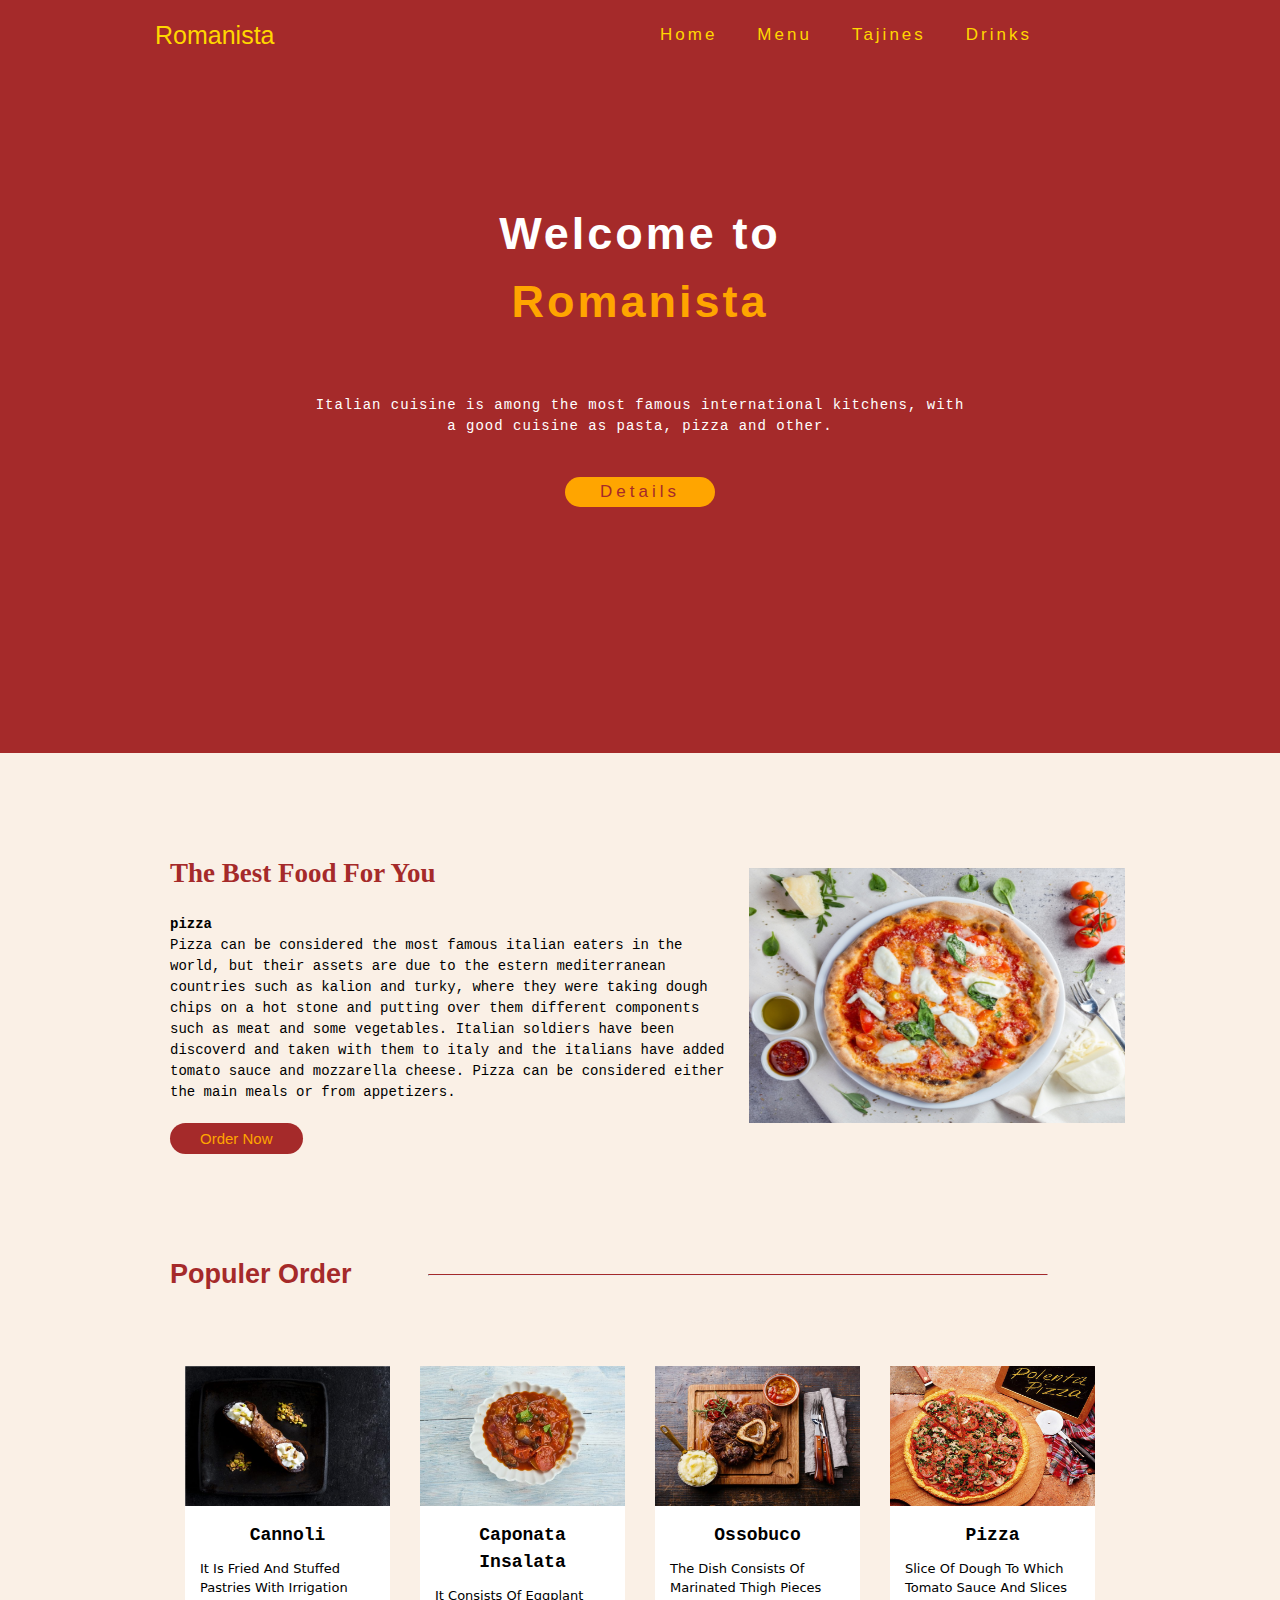
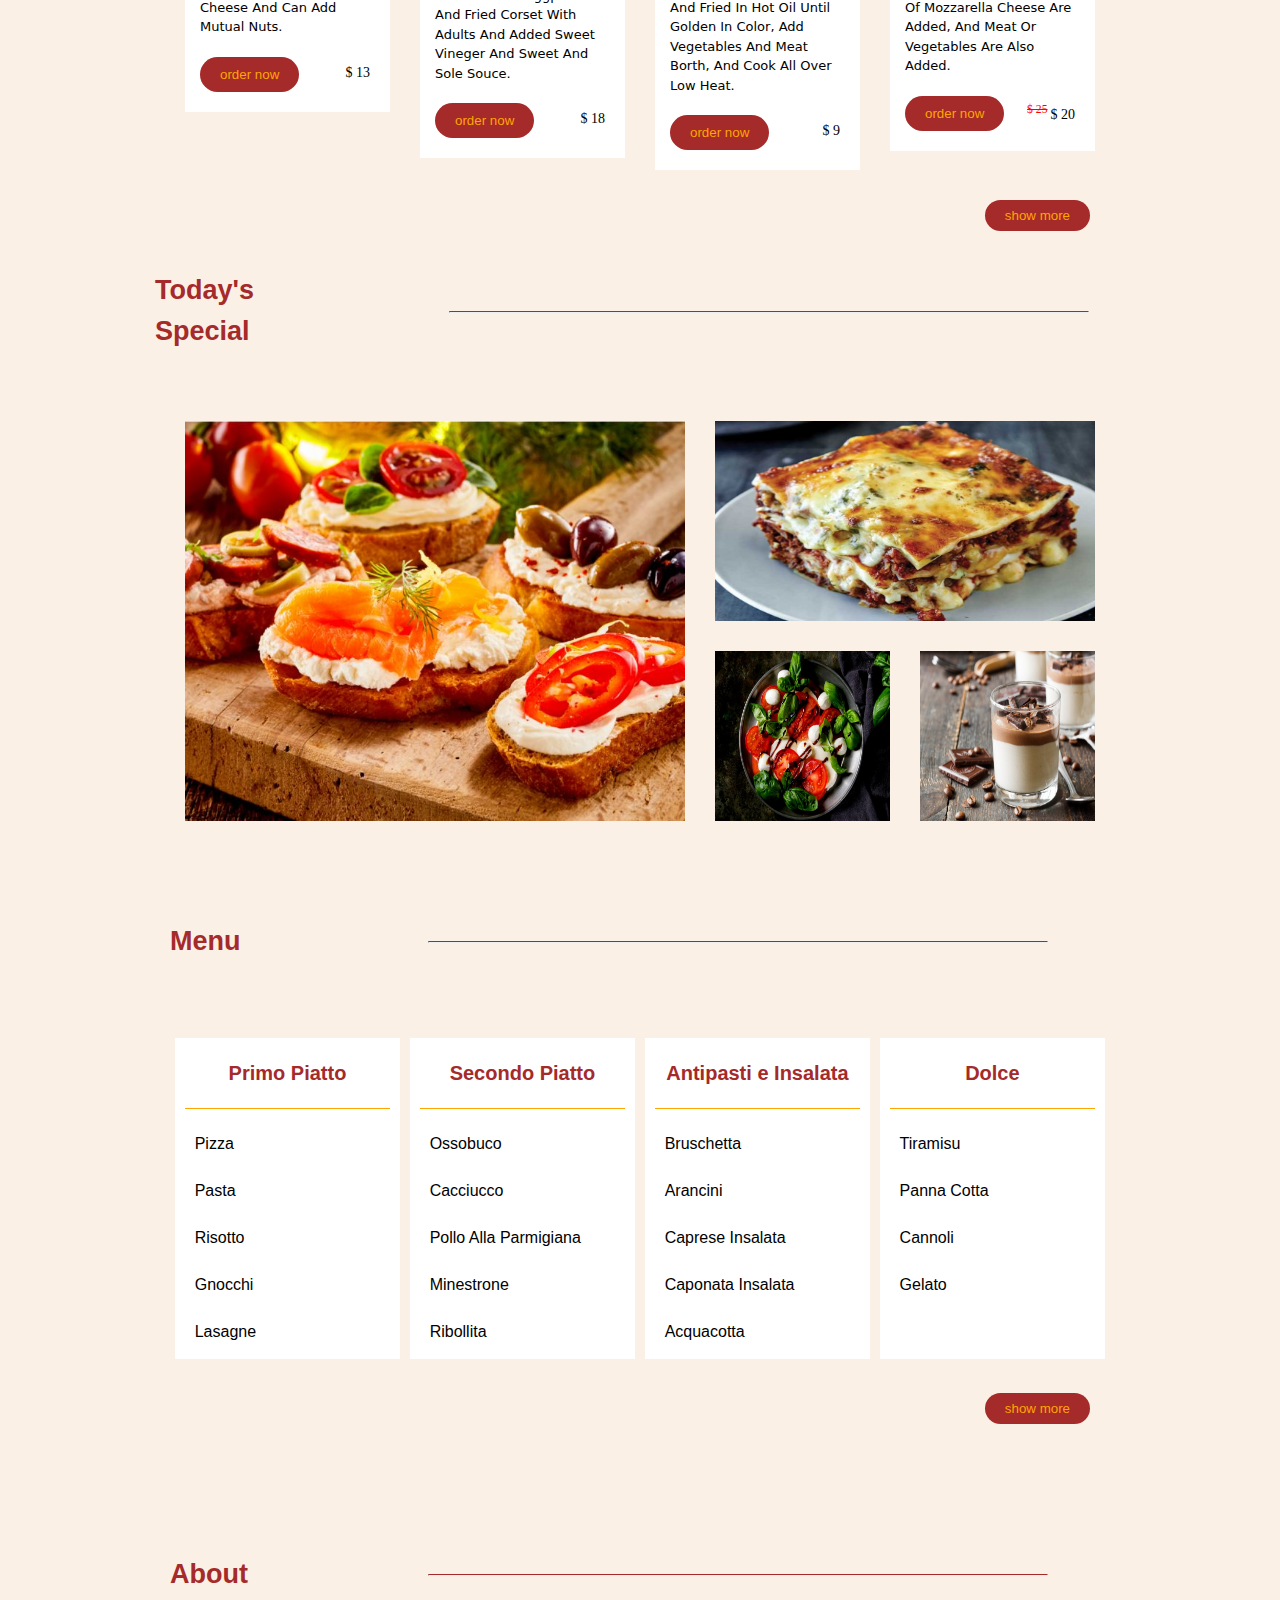
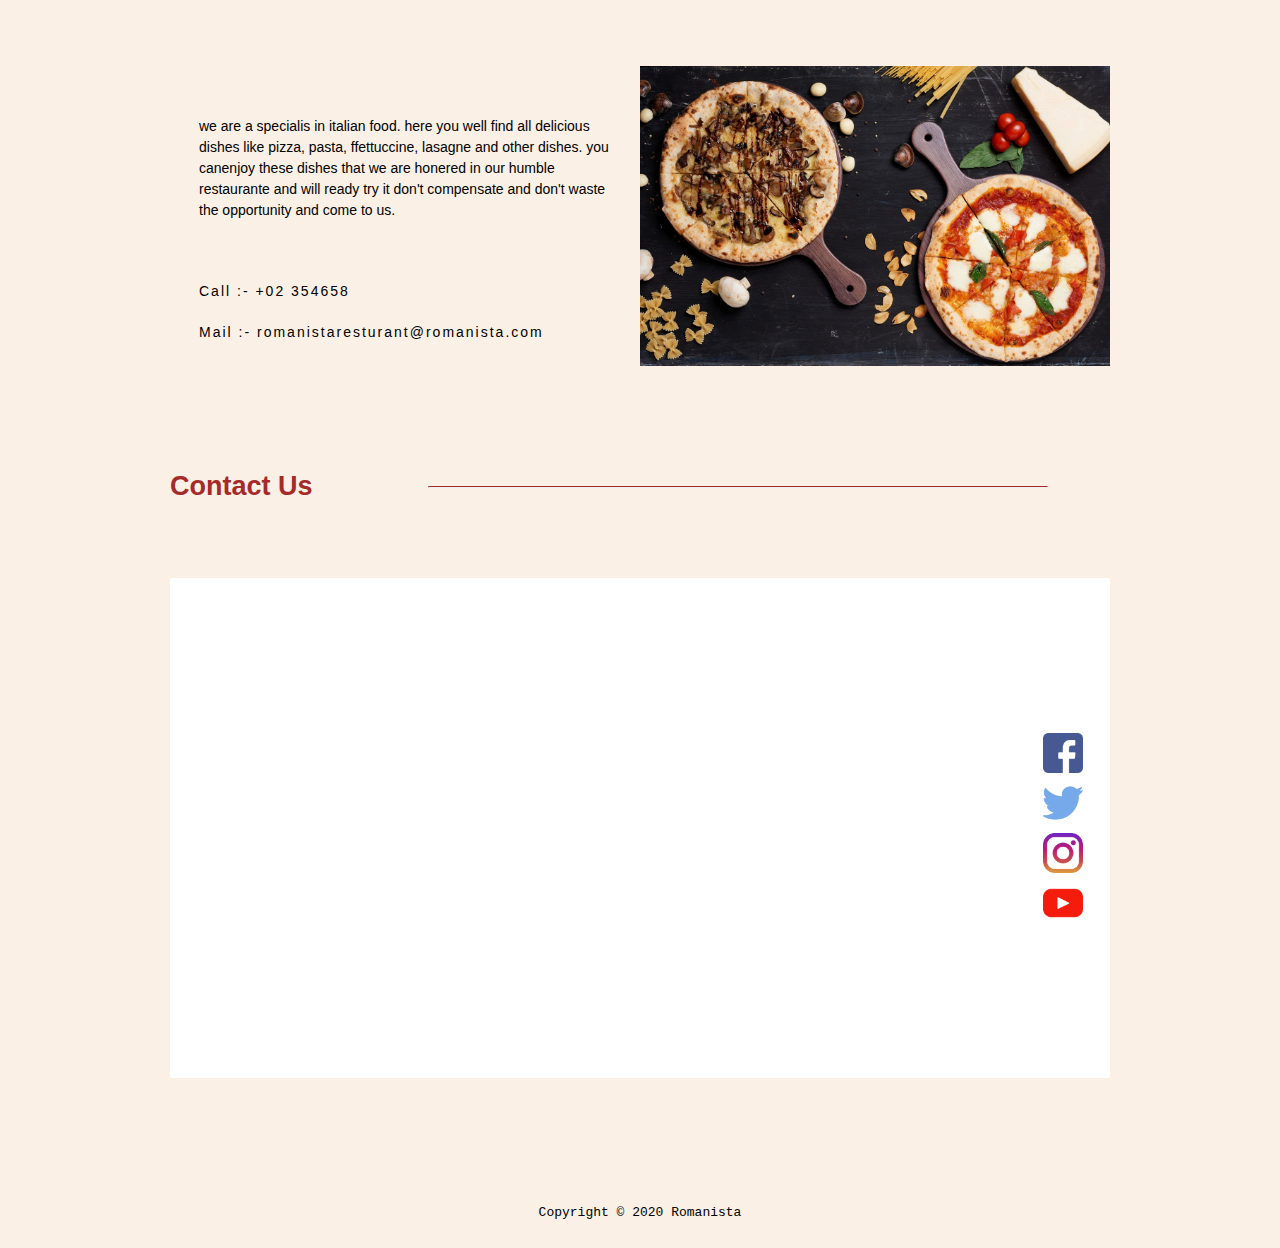
<file: Desktop/index.html>
<!doctype html>
<html>

<head>
    <meta charset="utf-8">
    <title>Romanista</title>
    <!-- <link rel="stylesheet" href="css/style.css"> -->
    <link rel="stylesheet" href="css/style.css">
</head>

<body>
    <!-- head bar -->
    <header>
        <div class="container">
            <div class="head">
                <div class="logo">Romanista</div>
                <div class="links">
                    <ul>
                        <a href="">
                            <li>Home</li>
                        </a>
                        <!-- the main page -->
                        <a href="#menu">
                            <li>Menu</li>
                        </a>
                        <!-- menu page -->
                        <a href="page2/page2.html" target="_blank">
                            <li>Tajines</li>
                        </a>
                        <a href="page3/page3.html" target="_blank">
                            <li>Drinks</li>
                        </a>
                    </ul>
                </div>
            </div>
        </div>
    </header>
    <!-- main page -->
    <main>
        <div class="face">
            <div class="container">
                <div class="content">
                    <h1>
                        <span>Welcome to</span>
                        <span>Romanista</span>
                    </h1>
                    <p>Italian cuisine is among the most famous international kitchens, with a good cuisine as pasta, pizza and other.</p>
                    <a href="#best"><button class="fbtn">Details</button></a>
                </div>
            </div>
        </div>
        <div class="container">
            <div class="best" id="best">
                <div class="content">
                    <h2>the best food for you</h2>
                    <h4>pizza</h4>
                    <p>Pizza can be considered the most famous italian eaters in the world, but their assets are due to the estern mediterranean countries such as kalion and turky, where they were taking dough chips on a hot stone and putting over them different
                        components such as meat and some vegetables. Italian soldiers have been discoverd and taken with them to italy and the italians have added tomato sauce and mozzarella cheese. Pizza can be considered either the main meals or from
                        appetizers.
                    </p>
                    <button class="bbtn">order now</button>
                </div>
                <div class="bimg">
                    <img src="img/pizza.jpg">
                </div>
            </div>
            <div class="populer">
                <div class="head">
                    <h3>populer order</h3>
                    <hr>
                </div>
                <div class="orders">
                    <div>
                        <div class="ord">
                            <img src="img/cannoli.jpg">
                            <div class="content">
                                <h5>cannoli</h5>
                                <p>it is fried and stuffed pastries with irrigation cheese and can add mutual nuts.</p>
                                <button class="hov obtn">order now</button>
                                <span>$ 13</span>
                            </div>
                        </div>
                    </div>
                    <div>
                        <div class="ord">
                            <img src="img/caponata-insalata.jpg">
                            <div class="content">
                                <h5>caponata insalata</h5>
                                <p>it consists of eggplant and fried corset with adults and added sweet vineger and sweet and sole souce.</p>
                                <button class="obtn">order now</button>
                                <span>$ 18</span>
                            </div>
                        </div>
                    </div>
                    <div>
                        <div class="ord">
                            <img src="img/ossobuco.jpg">
                            <div class="content">
                                <h5>Ossobuco</h5>
                                <p>the dish consists of marinated thigh pieces and fried in hot oil until golden in color, add vegetables and meat borth, and cook all over low heat.</p>
                                <button class="obtn">order now</button>
                                <span>$ 9</span>
                            </div>
                        </div>
                    </div>
                    <div>
                        <div class="ord">
                            <img src="img/pizza1.jpg">
                            <div class="content">
                                <h5>pizza</h5>
                                <p>slice of dough to which tomato sauce and slices of mozzarella cheese are added, and meat or vegetables are also added.</p>
                                <button class="obtn">order now</button>
                                <span><sup>$ 25</sup>$ 20</span>
                            </div>
                        </div>
                    </div>
                </div>
                <a href="menu.html"><button class="showmore">show more</button></a>

            </div>
            <div class="special">
                <div class="head">
                    <h3>today's special</h3>
                    <hr>
                </div>
                <div class="sorder">
                    <div>
                        <div class="sord">
                            <div class="title">
                                <div class="hidtitle">
                                    <h6>Bruschetta</h6>
                                </div>
                            </div>
                            <div class="img"></div>

                        </div>
                    </div>
                    <div>
                        <div class="sord">
                            <div class="title">
                                <div class="hidtitle">
                                    <h6>Lasagne</h6>
                                </div>
                            </div>
                            <div class="img"></div>

                        </div>
                    </div>
                    <div>
                        <div class="sord">
                            <div class="title">
                                <div class="hidtitle">
                                    <h6>Caprese Insalata</h6>
                                </div>
                            </div>
                            <div class="img"></div>

                        </div>
                    </div>
                    <div>
                        <div class="sord">
                            <div class="title">
                                <div class="hidtitle">
                                    <h6>Panna Cotta</h6>
                                </div>
                            </div>
                            <div class="img"></div>

                        </div>
                    </div>
                </div>
            </div>
            <div class="menu" id="menu">
                <div class="head">
                    <h3>menu</h3>
                    <hr>
                </div>
                <div class="menucontent">
                    <div>
                        <h6>Primo Piatto</h6>
                        <div class="item">
                            <ul>
                                <li>pizza</li>
                                <li>pasta</li>
                                <li>risotto</li>
                                <li>gnocchi</li>
                                <li>lasagne</li>
                            </ul>
                        </div>
                    </div>
                    <div>
                        <h6>Secondo Piatto</h6>
                        <div class="item">
                            <ul>
                                <li>ossobuco</li>
                                <li>cacciucco</li>
                                <li>pollo alla parmigiana</li>
                                <li>minestrone</li>
                                <li>ribollita</li>
                            </ul>
                        </div>
                    </div>
                    <div>
                        <h6>Antipasti e Insalata</h6>
                        <div class="item">
                            <ul>
                                <li>bruschetta</li>
                                <li>arancini</li>
                                <li>caprese insalata</li>
                                <li>caponata insalata</li>
                                <li>acquacotta</li>
                            </ul>
                        </div>
                    </div>
                    <div>
                        <h6>Dolce</h6>
                        <div class="item">
                            <ul>
                                <li>tiramisu</li>
                                <li>panna cotta</li>
                                <li>cannoli</li>
                                <li>gelato</li>
                            </ul>
                        </div>
                    </div>
                </div>
                <a href="menu.html"><button class="showmore">show more</button></a>

            </div>
            <div class="about">
                <div class="head">
                    <h3>about</h3>
                    <hr>
                </div>
                <div class="content">
                    <div>
                        <p>we are a specialis in italian food. here you well find all delicious dishes like pizza, pasta, ffettuccine, lasagne and other dishes. you canenjoy these dishes that we are honered in our humble restaurante and will ready try it
                            don't compensate and don't waste the opportunity and come to us.
                        </p>
                        <span class="call">Call :-  +02 354658</span>
                        <span class="mail">Mail :- romanistaresturant@romanista.com</span>
                    </div>
                    <img src="img/pitstsy-testo-syr-makarony.jpg" alt="">
                </div>
            </div>
            <div class="contact">
                <div class="head">
                    <h3>contact us</h3>
                    <hr>
                </div>
                <div class="content">
                    <div class="map">
                        <iframe class="fl" src="https://www.google.com/maps/embed?pb=!1m18!1m12!1m3!1d3647.3030413476204!2d100.5641230193719!3d13.757206847615207!2m3!1f0!2f0!3f0!3m2!1i1024!2i768!4f13.1!3m3!1m2!1s0x0%3A0xf51ce6427b7918fc!2sG+Tower!5e0!3m2!1sen!2sth!4v1510722015945"
                            width="100%" height="100%" frameborder="0" style="border:0" allowfullscreen="">
                            </iframe>
                    </div>
                    <div class="social">
                        <ul>
                            <li>
                                <img src="img/icon/facebook.png" alt="">
                            </li>
                            <li>
                                <img src="img/icon/twitter.png" alt="">
                            </li>
                            <li>
                                <img src="img/icon/instagram (1).png" alt="">
                            </li>
                            <li>
                                <img src="img/icon/youtube.png" alt="">
                            </li>
                        </ul>
                    </div>
                </div>
            </div>
        </div>
    </main>
    <footer>
        Copyright © 2020 Romanista
    </footer>


</body>

</html>
</file>
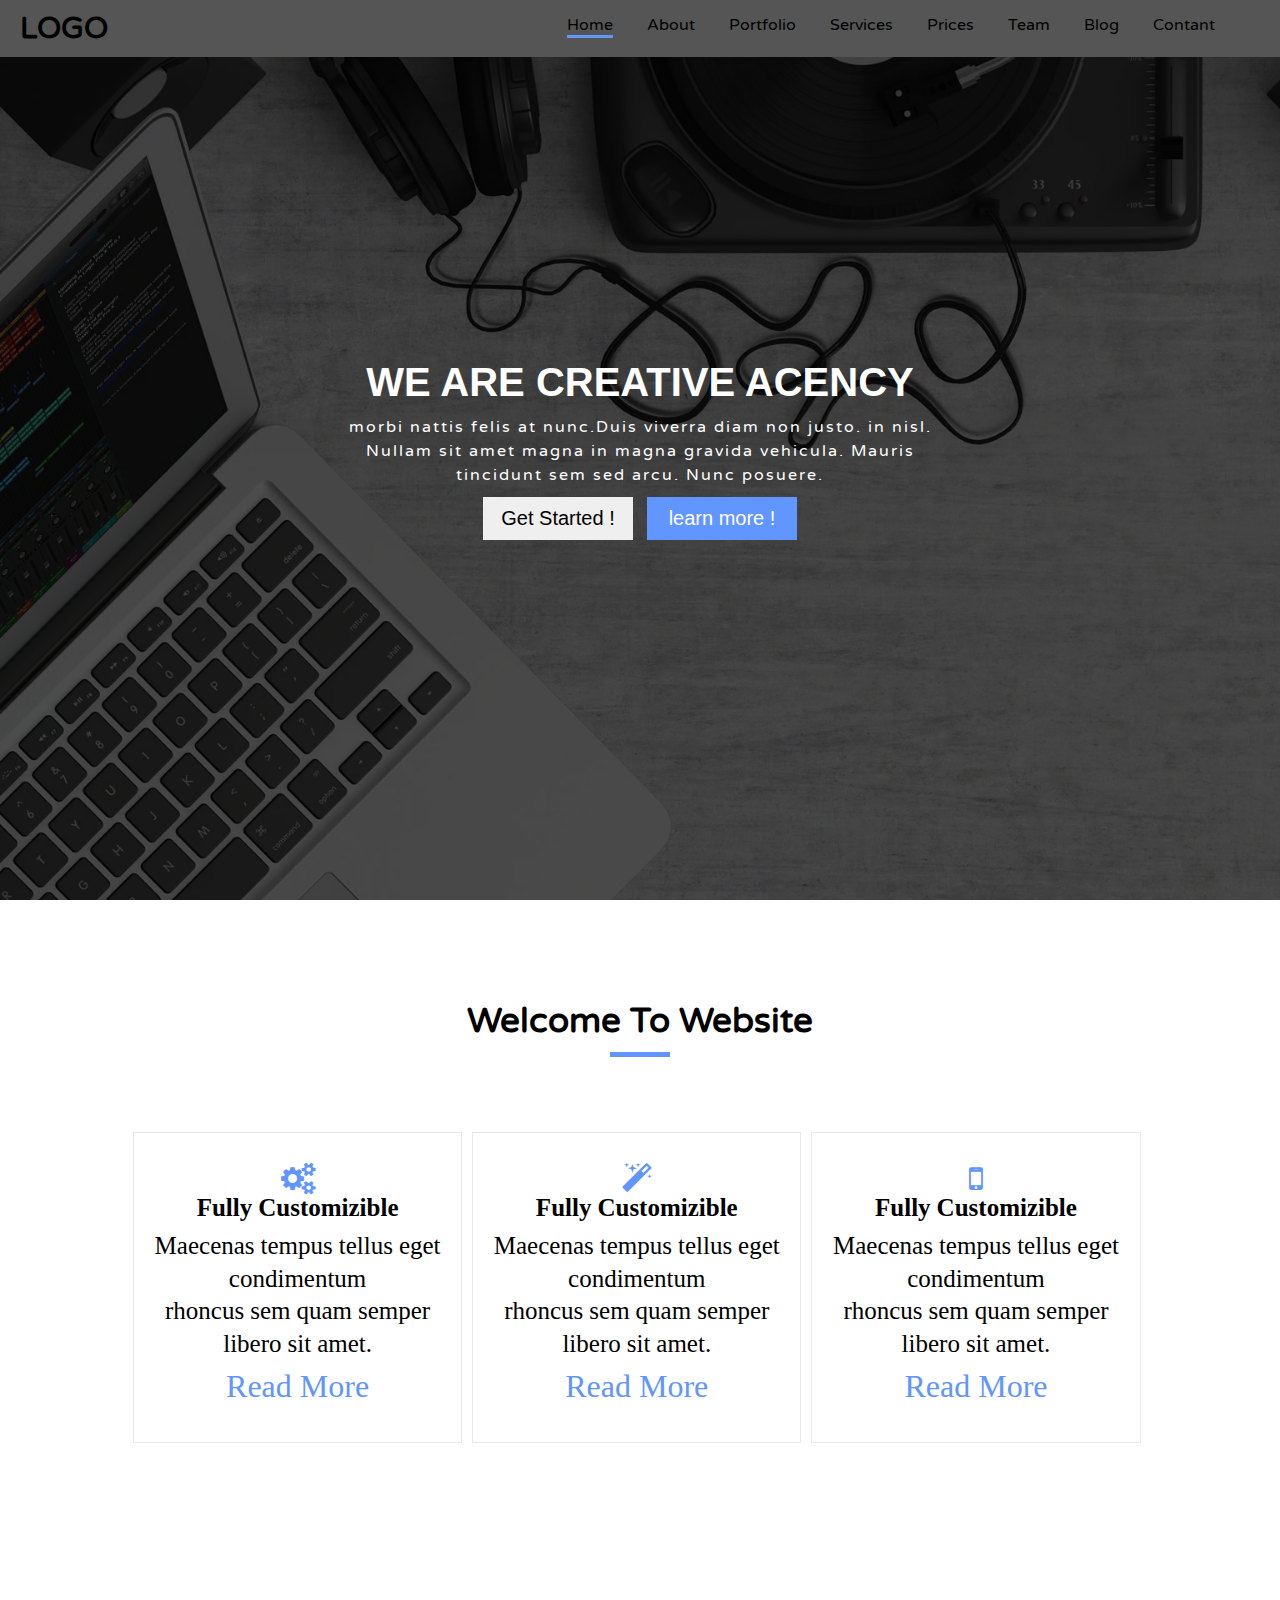
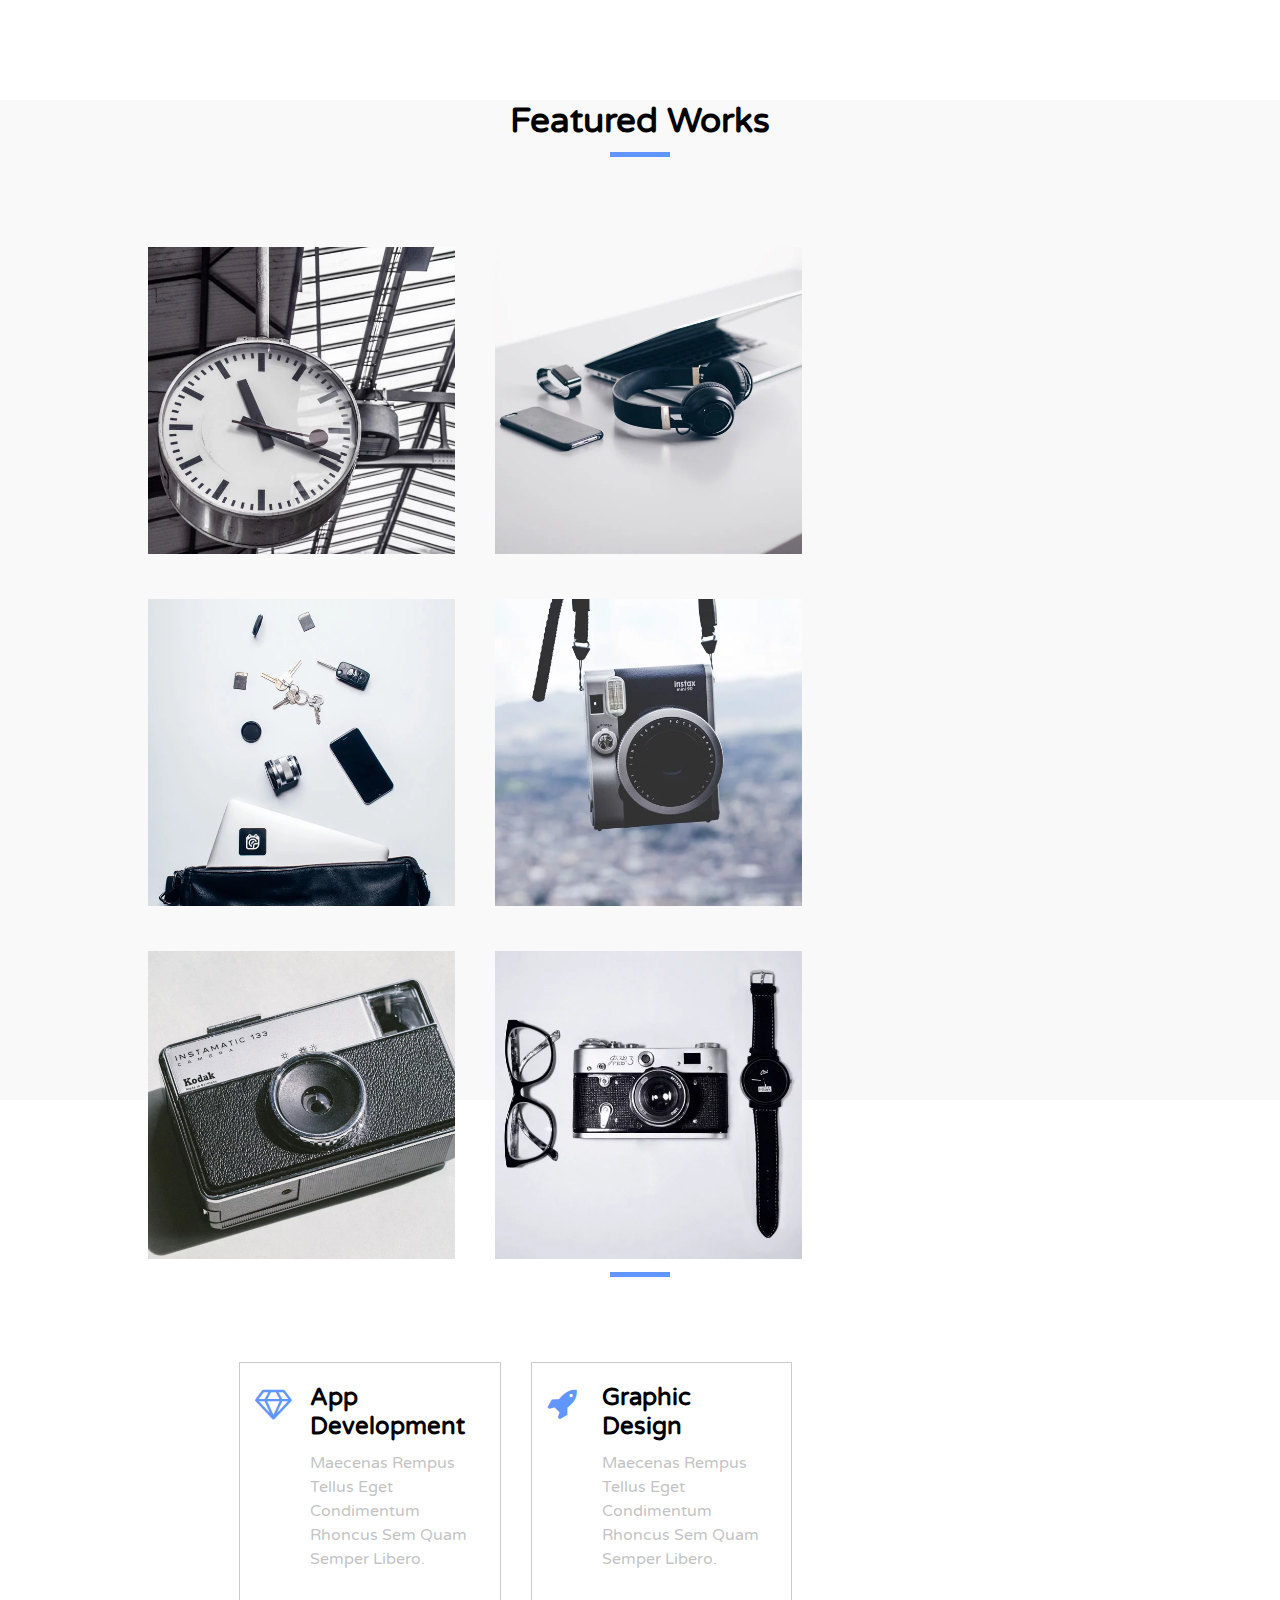
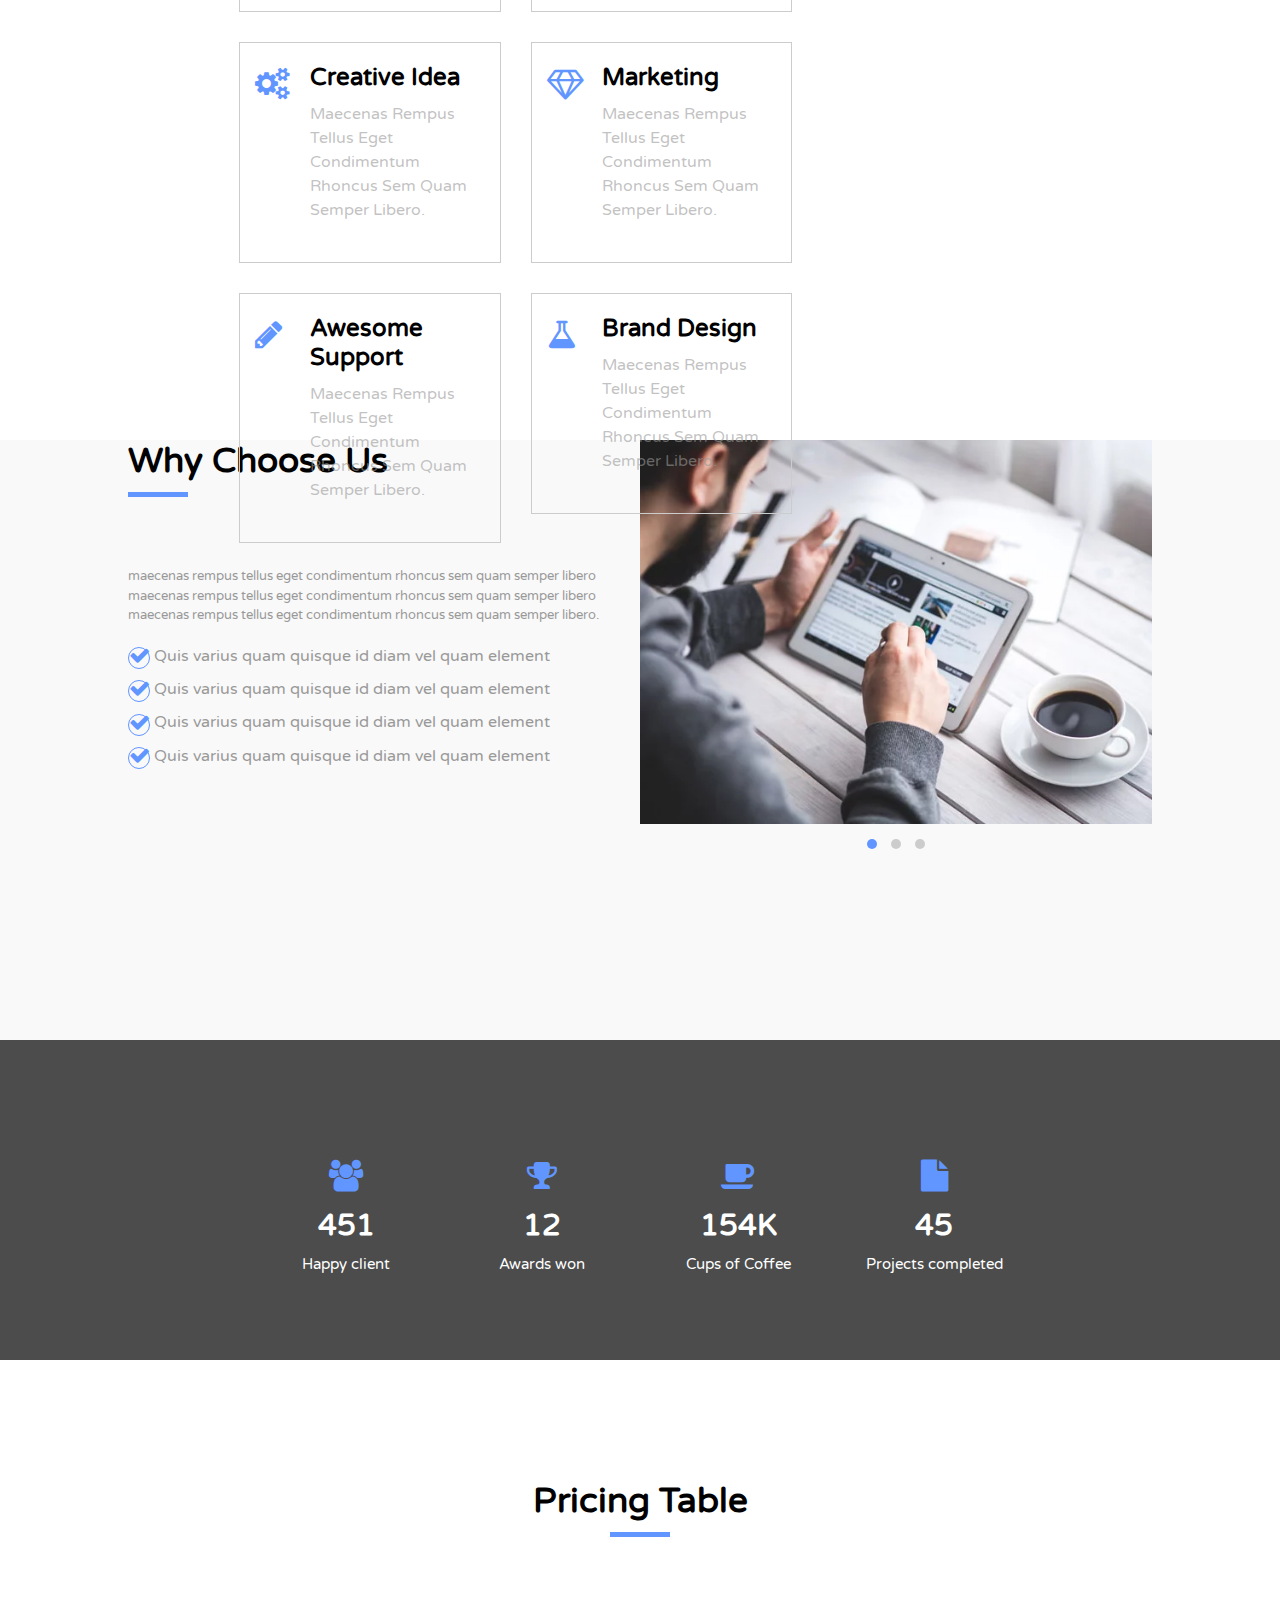
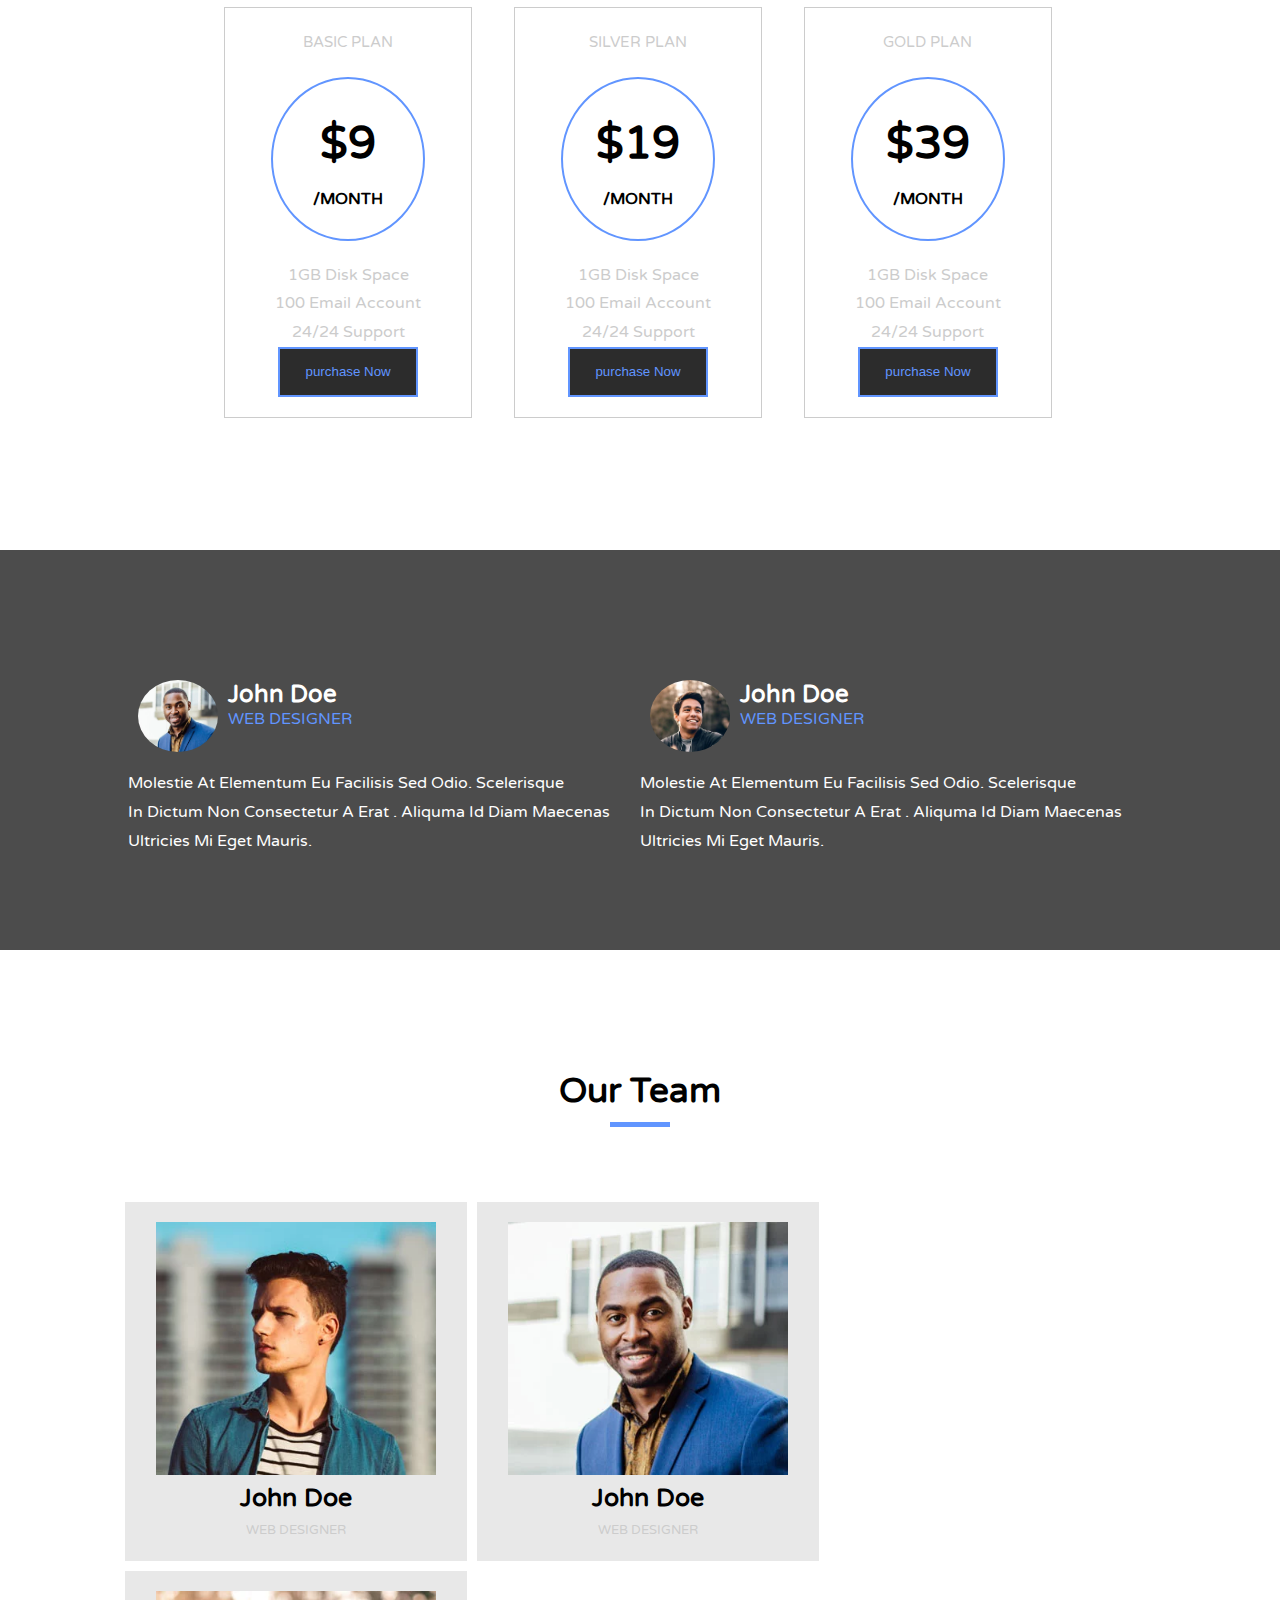
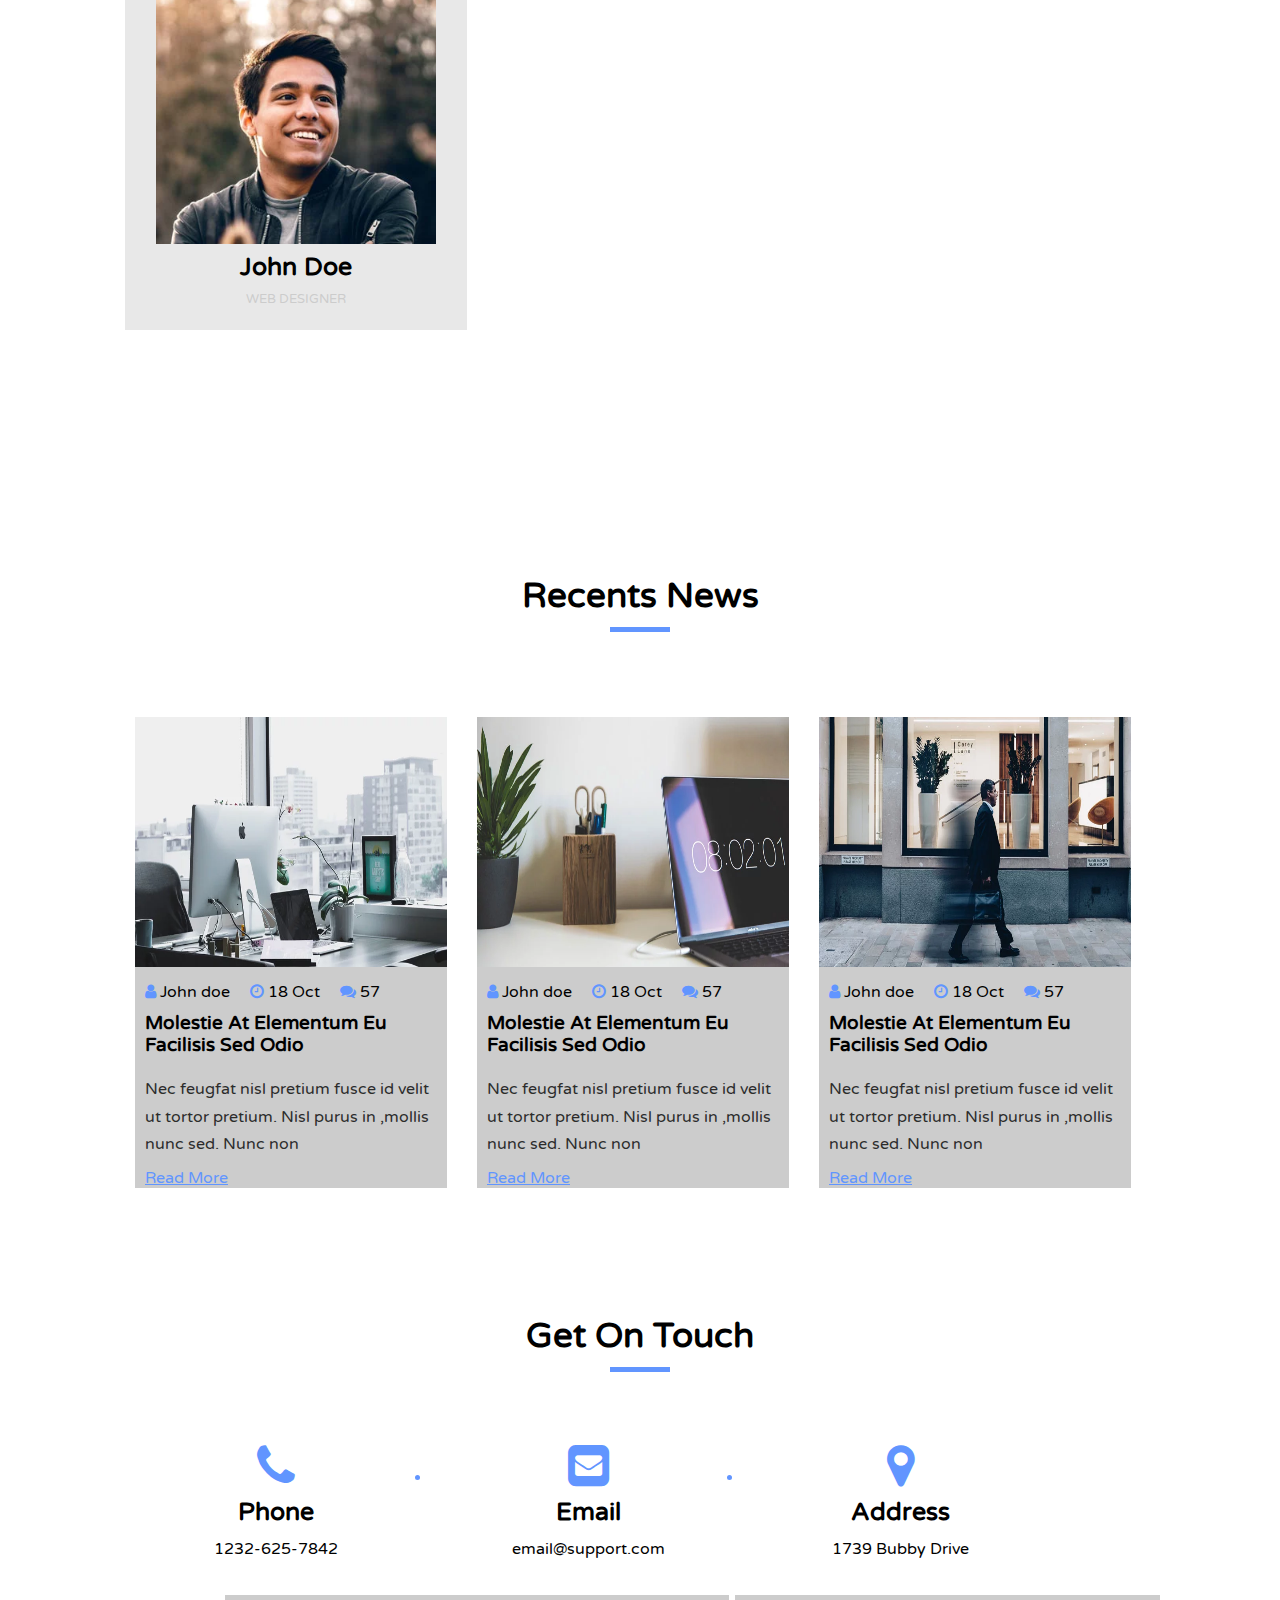
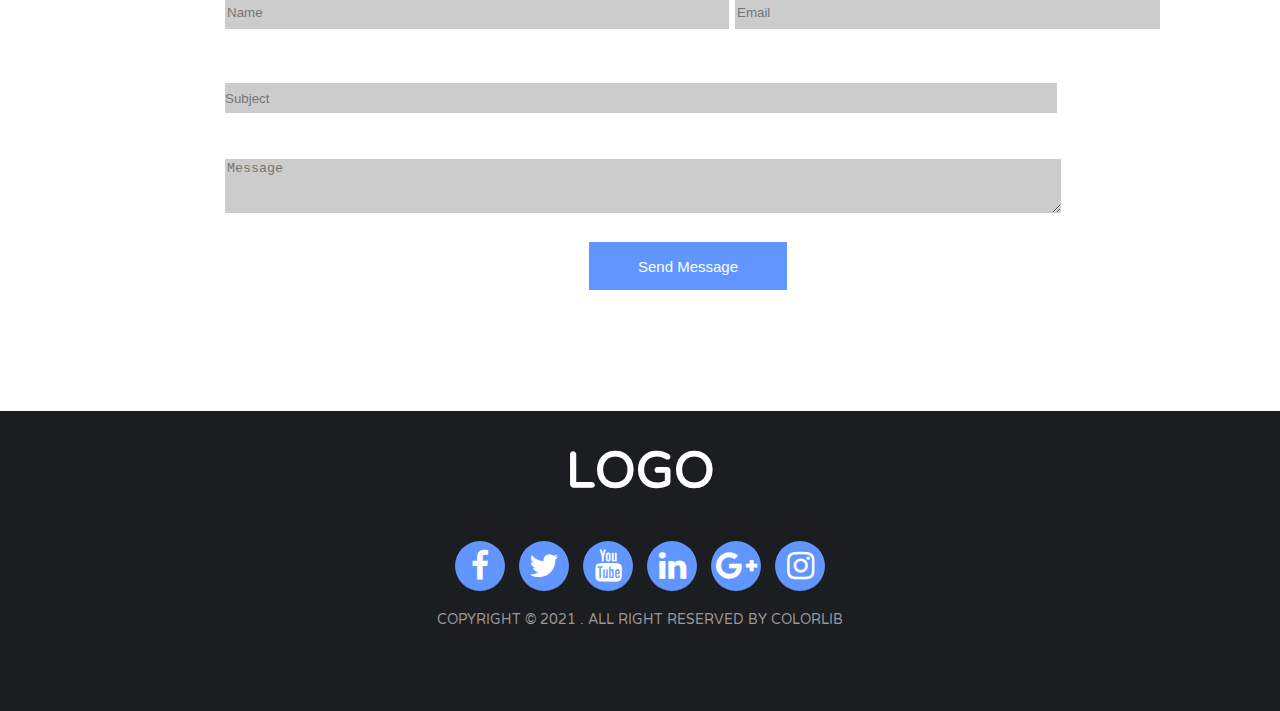
<file: project.html>
<!DOCTYPE html>
<html lang="en">
 <head>
<title></title>
<meta charset="UTF-8">

<link rel="preconnect" href="https://fonts.gstatic.com">
<link href="https://fonts.googleapis.com/css2?family=Varela+Round&display=swap" rel="stylesheet">
<meta name="discription" content="frist project"/>
<meta name="keywords" content="html ,css"/>
<link rel="stylesheet" href="css/font-awesome.min.css">
<link rel="stylesheet" href="css/none.css">
</head>
<body>

<div class="book">
 <div class="overlay">
<div class="navbar">
<h1>LOGO</h1>
<ul class="nav">
  <li><a href="#" class="active">Home</a></li>
    <li><a href="#about">About</a></li>
	  <li><a href="#protfolio">Portfolio</a></li>
	    <li><a href="#offer">Services</a></li>
		  <li><a href="#pricing">Prices</a></li>
		    <li><a href="#team">Team</a></li>
			  <li class="dropdown">
			  <a href="#blog">Blog</a>
			  <ul class="dropdown-menu">
			  <a href="project2.html" target="_blank">
                            <li>blog Post</li>
                        </a>
			 
			   </ul>
			  </li> 
			 
			  <li><a href="#get">Contant</a></li>
</ul>
</div>
   <div class="oop">
   </div>
   
   <div class="head">
       <h2 class="title">We are creative acency</h2>
	   <p class="titl">morbi nattis felis at nunc.Duis viverra diam non justo. in nisl.
	   Nullam sit amet magna in magna gravida vehicula. Mauris tincidunt
	   sem sed arcu. Nunc posuere.</p>
	   
	   <button class="tit start hover-opacity">Get Started !</button>
	   	   <button class="tit  learn hover-opacity">learn more !</button>

   </div>
   </div>
</div>




<div class="about" id="about">
 
<div class="section ">
   <h2 class="section-title">welcome to website</h2>
   <span class="line"></span>
</div>
<div class="contanier">

<div class="about-content">
<div class="about-item ltr-effect">
  <div class=" icon fa fa-cogs fa-2x">
  <h2 class="about-item-title">fully customizible</h2>
  <p class="about-item-dis">
    Maecenas tempus tellus eget condimentum <br>rhoncus sem quam semper libero sit amet.
  </p>
  <a href="#" class="about-item-link">read more</a>
  </div>
</div>
<div class="about-item ltr-effect">
  <div class=" icon fa fa-magic fa-2x">
  <h2 class="about-item-title">fully customizible</h2>
  <p class="about-item-dis">
    Maecenas tempus tellus eget condimentum<br> rhoncus sem quam semper libero sit amet.
  </p>
  <a href="#" class="about-item-link">read more</a>
  </div>
</div>
<div class="about-item ltr-effect">
  <div class=" icon fa fa-mobile fa-2x">
  <h2 class="about-item-title">fully customizible</h2>
  <p class="about-item-dis">
    Maecenas tempus tellus eget condimentum<br> rhoncus sem quam semper libero sit amet.
  </p>
  <a href="#" class="about-item-link">read more</a>
  </div>
</div>
<div class="clear">
</div>

</div>

</div>
</div>


<div class="protfolio" id="protfolio">
  <div class="section">
    <h2 class="section-title">featured works</h2>
    <span class="line"></span>
	</div>
	
	
<div class="contanier">
 <div class="protfolio-content">
<div class="protfolio-item">
  <img src="images/work1.webp" alt="work">
  
  
  <div class="layer">
  <div class="layer-info">
  
    <span class="category">category </span>
	<h3 class="layer-title">lorem, ipsum dolor.</h3>
	<a href="#"><i class="fa fa-edit fa-lg"></i></a>
		<a href="#"><i class="fa fa-search fa-lg "></i></a>
</div>
  </div>
</div> 

<div class="protfolio-item">
  <img src="images/work2.webp" alt="work">
  
    <div class="layer">
  <div class="layer-info">
  
    <span class="category">category </span>
	<h3 class="layer-title">lorem, ipsum dolor.</h3>
	<a href="#"><i class="fa fa-edit fa-lg"></i></a>
		<a href="#"><i class="fa fa-search fa-lg "></i></a>
</div>
  </div>
</div> 
<div class="protfolio-item mg"> 
  <img src="images/work3.webp" alt="work">
  
    <div class="layer">
  <div class="layer-info">
  
    <span class="category">category </span>
	<h3 class="layer-title">lorem, ipsum dolor.</h3>
	<a href="#"><i class="fa fa-edit fa-lg"></i></a>
		<a href="#"><i class="fa fa-search fa-lg "></i></a>
</div>
  </div>
</div> 
<div class="protfolio-item">
  <img src="images/work4.webp" alt="work">
  
    <div class="layer">
  <div class="layer-info">
  
    <span class="category">category </span>
	<h3 class="layer-title">lorem, ipsum dolor.</h3>
	<a href="#"><i class="fa fa-edit fa-lg"></i></a>
		<a href="#"><i class="fa fa-search fa-lg "></i></a>
</div>
  </div>
</div> 
<div class="protfolio-item mg">
  <img src="images/work5.webp" alt="work">
  
    <div class="layer">
  <div class="layer-info">
  
    <span class="category">category </span>
	<h3 class="layer-title">lorem, ipsum dolor.</h3>
	<a href="#"><i class="fa fa-edit fa-lg"></i></a>
		<a href="#"><i class="fa fa-search fa-lg "></i></a>
</div>
  </div>
</div> 
<div class="protfolio-item">
  <img src="images/work6.webp" alt="work">
  
    <div class="layer">
  <div class="layer-info">
  
    <span class="category">category </span>
	<h3 class="layer-title">lorem, ipsum dolor.</h3>
	<a href="#"><i class="fa fa-edit fa-lg"></i></a>
		<a href="#"><i class="fa fa-search fa-lg "></i></a>
</div>
  </div>
</div> 
</div>
</div>
  </div>
     <div class="offer" id="offer">

	    <div class="section">
    <h2 class="section-title">what we offer</h2>
    <span class="line"></span>
	
	</div>
	 <div class="contanier">
	<div class="offer-content">
	<div class="offer-item ltr-effect">
	   <i class="icon fa fa-diamond fa-2x"></i>
	   <h2 class="offer-item-title">app development</h2>
	   <p class="offer-item-desc">maecenas rempus tellus eget condimentum rhoncus sem quam semper libero.</p>
	   
	</div>
	  <div class="offer-item ltr-effect">
	   <i class="icon fa fa-rocket fa-2x"></i>
	   <h2 class="offer-item-title">graphic design</h2>
	   <p class="offer-item-desc">maecenas rempus tellus eget condimentum rhoncus sem quam semper libero.</p>
	   
	</div>
	
	<div class="offer-item ltr-effect">
	   <i class="icon fa fa-cogs fa-2x"></i>
	   <h2 class="offer-item-title">creative idea</h2>
	   <p class="offer-item-desc">maecenas rempus tellus eget condimentum rhoncus sem quam semper libero.</p>
	   
	</div>
	
	<div class="offer-item ltr-effect">
	   <i class="icon fa fa-diamond fa-2x"></i>
	   <h2 class="offer-item-title">marketing</h2>
	   <p class="offer-item-desc">maecenas rempus tellus eget condimentum rhoncus sem quam semper libero.</p>
	   
	</div>
	
	<div class="offer-item ltr-effect">
	   <i class="icon fa fa-pencil fa-2x"></i>
	   <h2 class="offer-item-title">awesome support</h2>
	   <p class="offer-item-desc">maecenas rempus tellus eget condimentum rhoncus sem quam semper libero.</p>
	   
	</div>
	

	
	<div class="offer-item ltr-effect">
	   <i class="icon fa fa-flask fa-2x"></i>
	   <h2 class="offer-item-title">brand design</h2>
	   <p class="offer-item-desc">maecenas rempus tellus eget condimentum rhoncus sem quam semper libero.</p>
	   
	</div>

</div>
	 </div>
	 </div>
  <div class="service"id="service">
    <div class="contanier">
	<div class="service-item">
	
	
	 <div class="section">
    <h2 class="section-title">why choose us </h2>
    <span class="line"></span>

		  
		  
		  
		  
</div>
<p class="service-item-desc">maecenas rempus tellus eget condimentum rhoncus sem quam semper 
libero maecenas rempus tellus eget condimentum rhoncus sem quam semper libero maecenas rempus
 tellus eget condimentum rhoncus sem quam semper libero.</p>
<ul class="service-list">
  <li> <i class="fa fa-check fa-lg"></i>  Quis varius quam quisque id diam vel quam element </li>
    <li> <i class="fa fa-check fa-lg"></i>  Quis varius quam quisque id diam vel quam element </li>
  <li> <i class="fa fa-check fa-lg"></i>   Quis varius quam quisque id diam vel quam element </li>
  <li> <i class="fa fa-check fa-lg"></i> Quis varius quam quisque id diam vel quam element </li>
</ul>
	</div>
	<div class="service-item">
	    <div class="service-image">
		  <img src="images/about22.webp" alt="">
		</div>
	    <ul class="service-bollets">
		<li class="active"></li>
				<li></li>

		<li></li>
</ul>
</div>
<div class="clear"></div>
	</div>
	
  </div>
     <div  class="numbers" id="numbers">
	      <div class="overlay">
		    <div class="contanier">
			  <div class="numbers-items">
			  <div class="number-item">
			     <i class="icon fa fa-users fa-2x"></i>
				  <h3 class="number-item-title">451</h3>
								 <span class="number-item-text">Happy client</span>
			  </div>
			    <div class="number-item">
							     <i class="icon fa fa-trophy fa-2x"></i>
								 <h3 class="number-item-title">12</h3>
								 <span class="number-item-text">Awards won</span>

			  </div>
			    <div class="number-item">
							     <i class="icon fa fa-coffee fa-2x"></i>
								  <h3 class="number-item-title">154K</h3>
								 <span class="number-item-text">Cups of Coffee</span>

			  </div>
			    <div class="number-item">
							     <i class="icon fa fa-file fa-2x"></i>
								  <h3 class="number-item-title">45</h3>
								 <span class="number-item-text">Projects completed</span>

			  </div>
			  </div>
			</div>
		  
		  </div>
	 </div>
	 <div class="pricing" id="pricing">
	 
	 <div class="section">
    <h2 class="section-title">Pricing Table</h2>
    <span class="line"></span>
	 </div>
	 <div class="contanier">
	     <div class="pricing-plans">
		   <div class="pricing-item td-effect">
		      <span class="pricing-item-text">Basic Plan </span>
			    <div class="pricing-item-permonth">
				   <h3 class="doller">$9</h3>
				    <span class="month">/month</span>
				</div>
				<ul class="pricing-list">
				  <li>1GB Disk Space</li>
				  <li>100 Email Account</li>
				  <li>24/24 Support</li>
				</ul>
				<button class="pricing-item-purchase">purchase Now</button>
		   </div>
		     <div class="pricing-item mg td-effect">
		      <span class="pricing-item-text">Silver Plan </span>
			    <div class="pricing-item-permonth">
				   <h3 class="doller">$19</h3>
				    <span class="month">/month</span>
				</div>
				<ul class="pricing-list">
				  <li>1GB Disk Space</li>
				  <li>100 Email Account</li>
				  <li>24/24 Support</li>
				</ul>
				<button class="pricing-item-purchase">purchase Now</button>
		   </div>
		   
		      <div class="pricing-item td-effect">
		      <span class="pricing-item-text">gold Plan </span>
			    <div class="pricing-item-permonth">
				   <h3 class="doller">$39</h3>
				    <span class="month">/month</span>
				</div>
				<ul class="pricing-list">
				  <li>1GB Disk Space</li>
				  <li>100 Email Account</li>
				  <li>24/24 Support</li>
				</ul>
				<button class="pricing-item-purchase">purchase Now</button>
		   </div>
		 </div>
	 
	 
	 </div>
	 
	 </div>
	 
	 
	    <div class="testimonail">
		  <div class="overlay">
		  <div class="contanier">
		      <div class="testimonail-content">
			       <div class="testimonail-item">
				       <div class="testimonail-toplayer">
					    <img src="images/team2.webp" alt="">
						<h2>John Doe</h2>
					  <span class="testimonail-toplayer-sp">web designer</span>
					   </div>
					   <p class="testimonail-desc">
					   molestie at elementum eu facilisis sed odio. Scelerisque<br> in dictum non consectetur a erat . Aliquma id diam maecenas<br> ultricies mi eget mauris.
					   
					   </p>
				   </div>
				   			       <div class="testimonail-item">
								   
								    <div class="testimonail-toplayer">
					    <img src="images/team3.webp" alt="">
						<h2>John Doe</h2>
										  <span class="testimonail-toplayer-sp">web designer</span>

					   </div>
					   <p class="testimonail-desc">
					   Molestie at elementum eu facilisis sed odio. Scelerisque<br> in dictum non consectetur a erat . Aliquma id diam maecenas <br>ultricies mi eget mauris.
					   
					   </p>
								   
								   </div>

			  </div>
		  
		  </div>
		
		</div>
	   </div>
  
    <div class="team" id="team">
	     <div class="section">
    <h2 class="section-title">our team</h2>
    <span class="line"></span>
	
	</div>
	<div class="container">
	<div class="team-content">
			<div class="team-item td-effect">
			<div class="team-img">
			  <img src="images/team1.webp"  alt="">
			  <div class="team-overlay">
			    <a href="#"><i class="fa fa-facebook"></i> </a>
				 <a href="#"><i class="fa fa-twitter" ></i> </a>
				  <a href="#"><i class="fa fa-linkedin" ></i> </a>
			  </d iv>
			</div>
			<div class="team-info">
			<h3 class="team-info-title">John Doe</h3>
			<span class="team-info-desc">web designer</span>
			</div>
			</div>
	</div>
	
	       	<div class="team-item td-effect">
			<div class="team-img">
			  <img src="images/team2.webp"  alt="">
			  <div class="team-overlay">
			    <a href="#"><i class="fa fa-facebook"></i> </a>
				 <a href="#"><i class="fa fa-twitter" ></i> </a>
				  <a href="#"><i class="fa fa-linkedin" ></i> </a>
			  </d iv>
			</div>
			<div class="team-info">
			<h3 class="team-info-title">John Doe</h3>
			<span class="team-info-desc">web designer</span>
			</div>
			</div>
	</div>
	
	
	
		<div class="team-item td-effect">
			<div class="team-img">
			  <img src="images/team3.webp"  alt="">
			  <div class="team-overlay">
			    <a href="#"><i class="fa fa-facebook"></i> </a>
				 <a href="#"><i class="fa fa-twitter" ></i> </a>
				  <a href="#"><i class="fa fa-linkedin" ></i> </a>
			  </d iv>
			</div>
			<div class="team-info">
			<h3 class="team-info-title">John Doe</h3>
			<span class="team-info-desc">web designer</span>
			</div>
			</div>
	</div>
	</div>
	  
	</div>
		</div>
<div class="blog" id="blog">
  	     <div class="section">
    <h2 class="section-title">Recents News</h2>
    <span class="line"></span>
	
	</div>
	<div class="container">
	<div class="blog-content">
	  <div class="blog-item">
	    <div class="blog-item-img">
		    <img src="images/blog1.webp" alt="">
		</div>
		<ul class="blog-list">
		<li>
		         <i class="fa fa-user"></i>
		         John doe
		</li>	
            <li>
		         <i class="fa fa-clock-o"></i>
		         18 Oct
		</li>	
             <li>
		         <i class="fa fa-comments"></i>
		         57
		</li>	
		</ul>
		<h3 class="bolg-title">Molestie at elementum eu facilisis sed odio </h3>
		<p class="blog-desc">Nec feugfat nisl pretium fusce id velit ut tortor pretium. Nisl purus in ,mollis nunc sed. Nunc non</p>
		<a href="#" class="blog-link">Read More</a>
	  </div>
	  
	  
	  
	   <div class="blog-item">
	    <div class="blog-item-img">
		    <img src="images/blog2.webp" alt="">
		</div>
		<ul class="blog-list">
		<li>
		         <i class="fa fa-user"></i>
		         John doe
		</li>	
            <li>
		         <i class="fa fa-clock-o"></i>
		         18 Oct
		</li>	
             <li>
		         <i class="fa fa-comments"></i>
		         57
		</li>	
		</ul>
		<h3 class="bolg-title">Molestie at elementum eu facilisis sed odio </h3>
		<p class="blog-desc">Nec feugfat nisl pretium fusce id velit ut tortor pretium. Nisl purus in ,mollis nunc sed. Nunc non</p>
		<a href="#" class="blog-link">Read More</a>
	  </div>
	  
	  
	  
	   <div class="blog-item">
	    <div class="blog-item-img">
		    <img src="images/blog3.webp" alt="">
		</div>
		<ul class="blog-list">
		<li>
		         <i class="fa fa-user"></i>
		         John doe
		</li>	
            <li>
		         <i class="fa fa-clock-o"></i>
		         18 Oct
		</li>	
             <li>
		         <i class="fa fa-comments"></i>
		         57
		</li>	
		</ul>
		<h3 class="bolg-title">Molestie at elementum eu facilisis sed odio </h3>
		<p class="blog-desc">Nec feugfat nisl pretium fusce id velit ut tortor pretium. Nisl purus in ,mollis nunc sed. Nunc non</p>
		<a href="#" class="blog-link">Read More</a>

	  </div>
	
	</div>
	</div> 
</div>	
	
	<div class="get" id="get">
	
	  	     <div class="section">
    <h2 class="section-title">get on touch</h2>
    <span class="line"></span>
	
	</div>
	<div class="container">
	  <div class="get-content">
	    <div class="get-item">
		   <div class="get-list">
		  <ul>
		  <li>
		  <i class="fa fa-phone fa-3x"></i>
		
		  </li>
		  </ul>
		</div>
		
	<div class="get-head">
<h3 class="get-title">phone</h3>
<p class="get-desc">1232-625-7842</p>
</div>
</div>	

	    <div class="get-item">
		   <div class="get-list">
		  <ul>
		  <li>
		<i class="fa fa-envelope-square fa-3x"></i>
		  </li>
		  </ul>
		</div>
		
	<div class="get-head">
<h3 class="get-title">Email</h3>
<p class="get-desc">email@support.com</p>
</div>
</div>


	    <div class="get-item">
		   <div class="get-list">
		  <ul>
		  <li>
	
		<i class="fa fa-map-marker fa-3x"></i>
		  </li>
		  </ul>
		</div>
		
	<div class="get-head">
<h3 class="get-title">Address</h3>
<p class="get-desc">1739 Bubby Drive</p>
</div>
</div>
		</div>
<div class="get-form">
  <div class="get-tot">
     <div class="get-top1">
	 <input class="get-top2" placeholder="Name"> 
	 <input class="get-top3" placeholder="Email"> 
	 </div>
  </div>

</div>		
<div class="get-top4">
  <input class="get-mo" placeholder="Subject">
</div>
<div class="get-al">
<textarea placeholder="Message"></textarea>

</div>
<div class="get-butt">
  <button>Send Message</button>
</div>
 
		
		
	  </div>
	</div>
	
	
<div class="foot">
<div class="contanier">
  <div class="foot-content">
    <h3 class="foot-title">Logo</h3> 
	  </div>

  <div class="foot-list">
    <ul>
	  <li><a href="#">
		<i class="fa fa-facebook fa-2x"></i></a>
		  </li>
		  
		 <li><a href="#">
		<i class="fa fa-twitter fa-2x "></i></a>
		  </li>
		  
		    <li><a href="#">
		<i class="fa fa-youtube fa-2x"></i></a>
		  </li>
		  
		     <li><a href="#">
		<i class="fa fa-linkedin fa-2x"></i></a>
		  </li>
		       <li><a href="#">
		<i class="fa fa-google-plus fa-2x"></i></a>
		  </li>
		  <li><a href="#">
		<i class="fa fa-instagram fa-2x"></i></a>
		  </li>
	
	</ul>
  <p class="copyright">copyright &copy; 2021 . all right reserved  by colorlib</p>
  
  </div>
  

</div>
</div>	
	
	
	
	
	
	 
  
  
</body>
</hmtl>
</file>
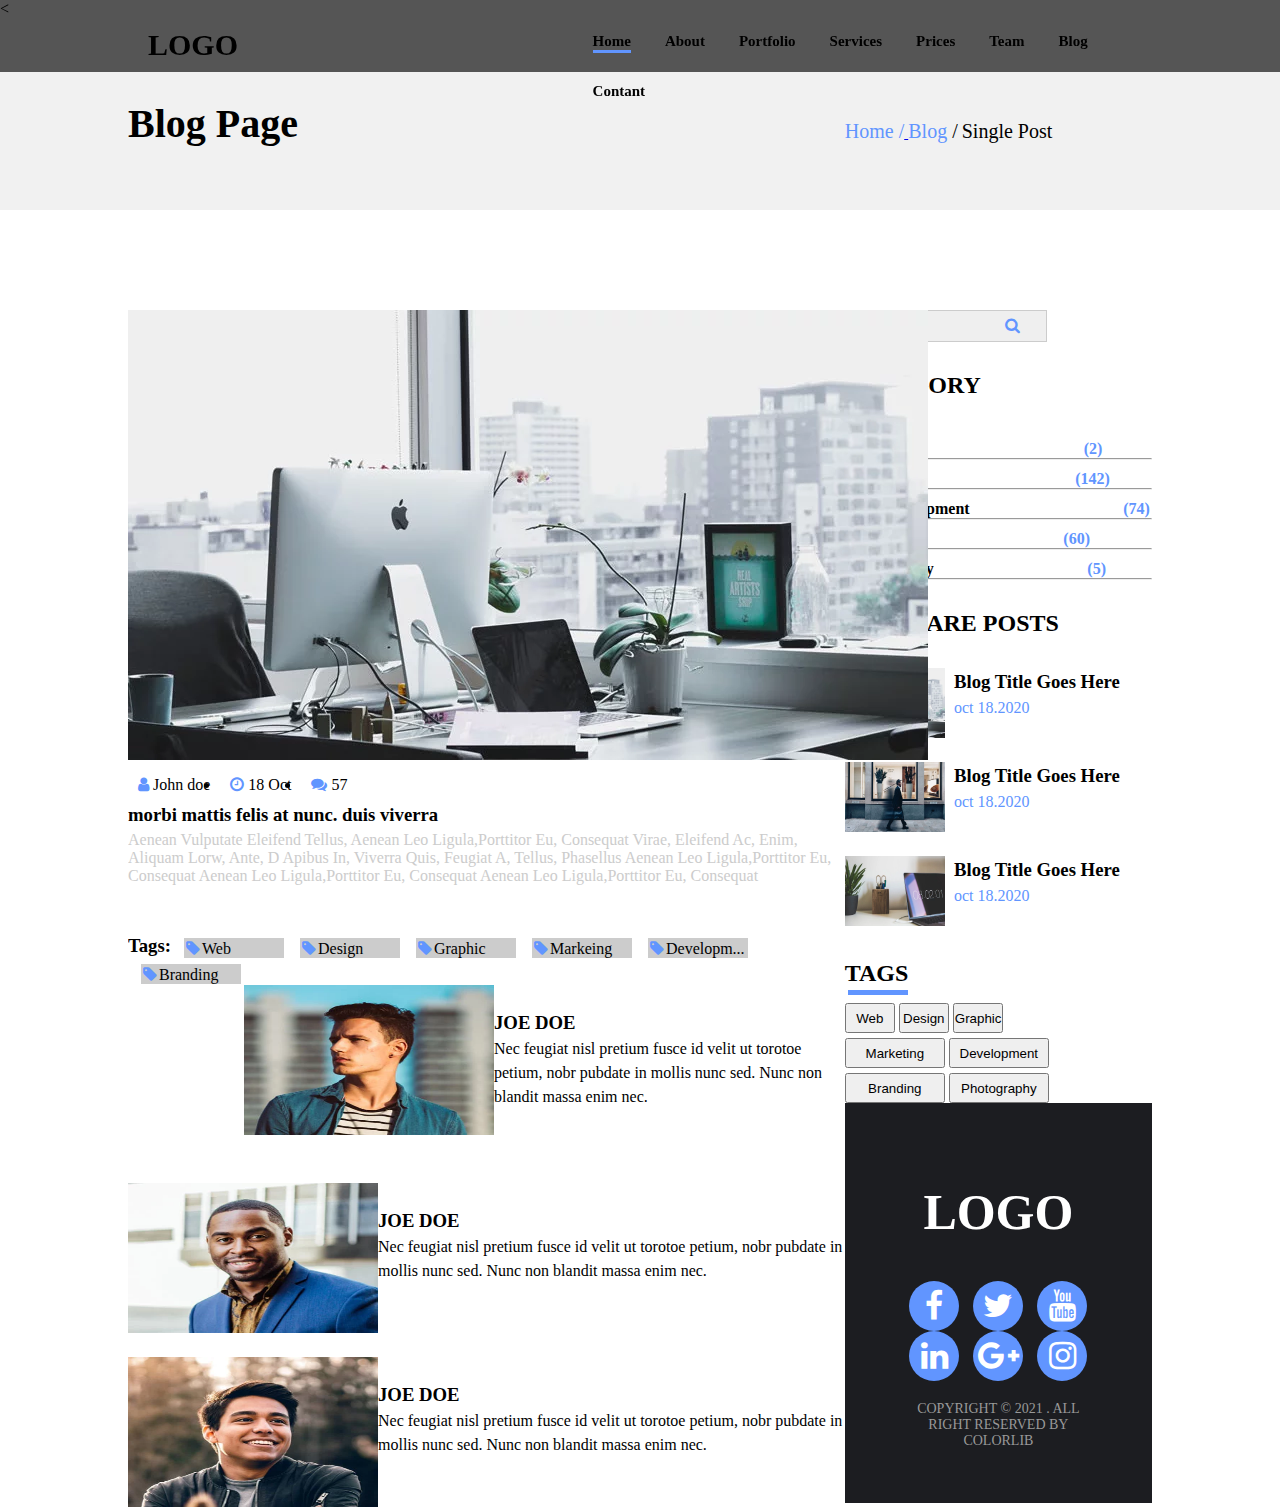
<file: project2.html>
<!DOCTYPE html>
<html lang="en">
 <head>
<title></title>
<meta charset="UTF-8">

<link rel="preconnect" href="https://fonts.gstatic.com">
<link href="https://fonts.googleapis.com/css2?family=Varela+Round&display=swap" rel="stylesheet">
<meta name="discription" content="frist project"/>
<meta name="keywords" content="html ,css"/>
<link rel="stylesheet" href="css/font-awesome.min.css">
<link rel="stylesheet" href="css/book.css">
</head>
<body>

<div class="navbar">
< <div class="contanier">
<h1>LOGO</h1>
<ul class="nav">
  <li><a href="#" class="active">Home</a></li>
    <li><a href="#about">About</a></li>
	  <li><a href="#protfolio">Portfolio</a></li>
	    <li><a href="#offer">Services</a></li>
		  <li><a href="#pricing">Prices</a></li>
		    <li><a href="#team">Team</a></li>
			  <li class="dropdown">
			  <a href="#blog">Blog</a>
			  
			  </li> 
			 
			  <li><a href="#get">Contant</a></li>
</ul>
</div>
</div>

 <div class="take">
    <div class="contanier">
	  <div class="take-content">
	  <div class="take-item">
	       <h2 class="take-title">blog page</h2>
		   <ul class="take-links">
		  <a href="project.html" target="_blank">
                            <li>Home / </li>
                        </a>
		    <li><a href="#">Blog</a> /</li>
			 <li>single post</li>
		    
		   </ul>
		   </div>
	  </div>
	</div>
 </div>
 
 
 <div class="gott">
     <div class="contanier">
<div class="gott-content">
    <div class="gott-item">
	    <img src="images/blog1.webp" alt>
		<ul class="gott-list">
		<li>
		         <i class="fa fa-user"></i>
		         John doe
		</li>	
            <li>
		         <i class="fa fa-clock-o"></i>
		         18 Oct
		</li>	
             <li>
		         <i class="fa fa-comments"></i>
		         57
		</li>			
		</ul>
	<h3 class="gott-para"> morbi mattis felis at nunc. duis viverra</h3>
	<p class="gott-tot">aenean vulputate eleifend tellus, aenean leo ligula,porttitor eu, consequat virae, eleifend ac, enim, aliquam lorw, ante, d apibus in, viverra quis, feugiat a, tellus, phasellus aenean leo ligula,porttitor eu, consequat aenean leo ligula,porttitor eu, consequat aenean leo ligula,porttitor eu, consequat</p>
	 
	 
	 <div class="tages">
	  <div class="tages-content">
	  <h3 class="tages-timo">Tags:</h3>
	   </div>
	   <div class="tages-item">
	   <ul class="tages-take">
	   <li>
	    <i class="fa fa-tag"></i>Web</li>
		</ul>
	  </div>
	  
	  
	  	   <div class="tages-item">
	   <ul class="tages-take">
	   <li>
	    <i class="fa fa-tag"></i>Design</li>
		</ul>
	  </div>
	  
	  	   <div class="tages-item">
	   <ul class="tages-take">
	   <li>
	    <i class="fa fa-tag"></i>Graphic</li>
		</ul>
	  </div>
	  
	  	   <div class="tages-item">
	   <ul class="tages-take">
	   <li>
	    <i class="fa fa-tag"></i>Markeing</li>
		</ul>
	  </div>
	  
	  	   <div class="tages-item">
	   <ul class="tages-take">
	   <li>
	    <i class="fa fa-tag"></i>Developm...</li>
		</ul>
	  </div>
	  
	  	   <div class="tages-item">
	   <ul class="tages-take">
	   <li>
	    <i class="fa fa-tag"></i>Branding</li>
		</ul>
	  </div>
	  
	  <div class="join">
	  <div class="join-img">
	    <img src="images/team1.webp" alt="">
		</div>
		<div class="join-content">
		 <h3 class="join-head">JOE DOE</h3>
		 <p class="joun-paragraph">Nec feugiat nisl pretium fusce id velit ut torotoe petium, nobr pubdate in mollis nunc sed. Nunc non blandit massa enim nec.</p>
		</div>
	  
	  </div>
	  
	    <div class="join">
	  <div class="join-img">
	    <img src="images/team2.webp" alt="">
		</div>
		<div class="join-content">
		 <h3 class="join-head">JOE DOE</h3>
		 <p class="joun-paragraph">Nec feugiat nisl pretium fusce id velit ut torotoe petium, nobr pubdate in mollis nunc sed. Nunc non blandit massa enim nec.</p>
		</div>
	  
	  </div>
	  
	    <div class="join">
	  <div class="join-img">
	    <img src="images/team3.webp" alt="">
		</div>
		<div class="join-content">
		 <h3 class="join-head">JOE DOE</h3>
		 <p class="joun-paragraph">Nec feugiat nisl pretium fusce id velit ut torotoe petium, nobr pubdate in mollis nunc sed. Nunc non blandit massa enim nec.</p>
		</div>
	  
	  </div>
	 
	 </div>
	
	</div>
	
	
	
	
	
	<div class="move">
 <div class="move-serach">
 <span class="move-tot">search</span>
   <i class="fa fa-search"></i>
	 
 </div>
	<div class="move-two">
	     <div class="section">
    <h2 class="section-title">category</h2>
    <span class="line"></span>
	
	</div>
	<div class="move-book">
	<h4 class="move-toon">web design <span>(2)</span></h4><hr>
	<h4 class="move-toon">marketing <span>(142)</span></h4><hr>
	<h4 class="move-toon">web development<span>(74)</span></h4><hr>
	<h4 class="move-toon">branding<span>(60)</span></h4><hr>
	<h4 class="move-toon">photography<span>(5)</span></h4><hr>
	</div>
	<div class="move-part">
	     <div class="section">
    <h2 class="section-title">populare posts</h2>
    <span class="line"></span>
	</div>
	<div class="move-itema">
	<div class="move-img">
	<img src="images/blog1.webp" alt="">
	</div>
	<div class="move-totl">
	<h3 class="move-hea">blog title goes here</h3>
	<p class="move-von">oct 18.2020</p>
	</div>
	</div>
	
	
	<div class="move-itema">
	<div class="move-img">
	<img src="images/blog3.webp" alt="">
	</div>
	<div class="move-totl">
	<h3 class="move-hea">blog title goes here</h3>
	<p class="move-von">oct 18.2020</p>
	</div>
	</div>
	
	<div class="move-itema">
	<div class="move-img">
	<img src="images/blog2.webp" alt="">
	</div>
	<div class="move-totl">
	<h3 class="move-hea">blog title goes here</h3>
	<p class="move-von">oct 18.2020</p>
	</div>
	</div>
	     
		 
		 
	
	</div>
	</div>
	
	<div class="move-section">
	     <div class="section">
    <h2 class="section-title">TAGS</h2>
    <span class="line"></span>
	</div>
	<div class="move-sectionlol">
	<button class="move-botto">Web</button>
		<button class="move-botto">Design</button>
			<button class="move-botto">Graphic</button>
	</div>
	<div class="move-sectionlolll">
	<button class="move-botto">Marketing</button>
		<button class="move-botto">Development</button>
			
	</div>
	<div class="move-sectionlollll">
	<button class="move-botto">Branding</button>
		<button class="move-botto">Photography</button>
			
	</div>
	</div>
	
	<div class="foot">
<div class="contanier">
  <div class="foot-content">
    <h3 class="foot-title">Logo</h3> 
	  </div>

  <div class="foot-list">
    <ul>
	  <li><a href="#">
		<i class="fa fa-facebook fa-2x"></i></a>
		  </li>
		  
		 <li><a href="#">
		<i class="fa fa-twitter fa-2x "></i></a>
		  </li>
		  
		    <li><a href="#">
		<i class="fa fa-youtube fa-2x"></i></a>
		  </li>
		  
		     <li><a href="#">
		<i class="fa fa-linkedin fa-2x"></i></a>
		  </li>
		       <li><a href="#">
		<i class="fa fa-google-plus fa-2x"></i></a>
		  </li>
		  <li><a href="#">
		<i class="fa fa-instagram fa-2x"></i></a>
		  </li>
	
	</ul>
  <p class="copyright">copyright &copy; 2021 . all right reserved  by colorlib</p>
  
  </div>
  

</div>
</div>	
	
	
	
	
	
	 
  
	
	
	
	
 </div>
 </div>
  </div>
 </div>







</body>



</html>
</file>
<file: Desktop/css/style.css>
/* our framwork */

* {
    margin: 0;
    padding: 0;
    outline: none;
    box-sizing: border-box;
}

body {
    width: 100%;
    line-height: 1.5;
    font-size: 14px;
    font-weight: 400;
    font-family: cursive, Helvetica, sans-serif;
}

.container {
    width: 1000px;
    margin: 0 auto;
    padding: 0 15px;
}

a {
    color: gold;
}

::-webkit-scrollbar {
    width: 5px;
    background: gold;
}

::-webkit-scrollbar-thumb {
    width: 5px;
    background: brown;
}

button,
.logo {
    cursor: pointer;
}

h2 {
    font-family: cursive;
    text-transform: capitalize;
    color: brown;
    font-size: 27px;
    margin-bottom: 20px;
}

h3 {
    font-size: 27px;
    color: brown;
    font-family: inherit;
    text-transform: capitalize;
    display: flex;
    width: 20%;
}

hr {
    display: flex;
    width: 66%;
    border-top: 1px solid brown;
    height: 0;
    margin: 20px 0px 20px 70px;
}


/* header bar */

header {
    width: 100%;
    background: none;
    height: 70px;
    position: absolute;
    top: 0;
}

header .head {
    width: 100%;
    display: flex;
    height: 70px;
    color: gold;
}

header .logo {
    width: 20%;
    float: left;
    font-size: 25px;
    padding: 17px 0;
    color: inherit;
}

header .links {
    float: right;
    width: 50%;
    display: flex;
    position: absolute;
    right: 0;
}

header .links ul {
    display: flex;
    padding-left: 0;
    list-style: none;
    padding: 22px 0;
}

header .links ul li {
    padding: 0 20px;
    font-size: 17px;
    float: right;
    letter-spacing: 3px;
    color: inherit;
    cursor: pointer;
}


/* main page */

main {
    height: auto;
    background: linen;
    width: 100%;
}


/* first page = face page of design */

main .face {
    width: 100%;
    height: 753px;
    background: brown;
    background-size: cover;
}

main .face .content {
    width: 100%;
    height: 753px;
    padding: 200px 15px;
    text-align: center;
}

main .face .content h1 {
    font-size: 45px;
    letter-spacing: 3px;
    color: orange;
    margin-bottom: 60px;
}

main .face .content h1 span:first-child {
    display: block;
    color: white;
}

main .face .content p {
    color: white;
    letter-spacing: 1px;
    margin-bottom: 40px;
    width: 650px;
    margin: auto auto 40px;
    font-family: monospace;
}

main .face .content .fbtn {
    background: orange;
    color: brown;
    padding: 5px 35px;
    border: 0;
    border-radius: 20px;
    font-size: 17px;
    letter-spacing: 4px;
}


/* secound page = page of best food order of resturant */

main .best {
    width: 100%;
    overflow: hidden;
    padding: 100px 15px;
    font-family: monospace;
    display: flex;
}

main .best .content {
    width: 60%;
}

main .best .content main .best .content h4 {
    font-family: -webkit-pictograph;
    font-size: 25px;
    color: brown;
    letter-spacing: 3px;
    text-transform: capitalize;
    margin-bottom: 15px;
}

main .best .content p {
    margin-bottom: 20px;
}

main .best .content .bbtn {
    background: brown;
    color: orange;
    padding: 7px 30px;
    border-radius: 40px;
    border: 0;
    font-size: 15px;
    text-transform: capitalize;
}

main .best .bimg {
    padding: 15px;
    width: 40%;
    height: 255px;
}

main .best .bimg img {
    background-size: cover;
    object-fit: fill;
    height: 255px;
    width: 400px;
}


/* third page = most populer order */

main .populer {
    padding: 0px 15px 100px;
    width: 100%;
}

main .head {
    display: flex;
    padding-bottom: 70px;
    width: 100%;
}

main .populer .orders {
    display: flex;
    width: 100%;
}

main .populer .orders>div {
    width: calc( 100% / 4);
    height: auto;
    padding: 0 15px;
    display: table;
    border-color: brown;
}

main .populer .orders>div>div {
    background: brown;
    color: orange;
}

main .populer .orders>div .ord {
    height: 100%;
    width: 100%;
    background: white;
    color: black;
}

main .populer .orders>div .ord img {
    width: 100%;
    height: 140px;
}

main .populer .orders>div .ord .content {
    padding: 0 15px;
}

main .populer .orders>div .ord .content h5 {
    font-size: 18px;
    font-family: monospace;
    padding: 10px 0;
    text-align: center;
    text-transform: capitalize;
}

main .populer .orders>div .ord .content p {
    font-family: system-ui;
    font-size: 13px;
    text-align: start;
    margin: 0 0px 20px;
    text-transform: capitalize;
}

main .populer .orders>div .ord .content .obtn {
    position: relative;
    bottom: 0px;
    border-radius: 40px;
    border: 0;
    background: brown;
    color: orange;
    padding: 10px 20px;
    margin-bottom: 20px;
    text-align: start;
    cursor: pointer;
}

main .populer .orders>div .ord .content span {
    float: right;
    text-align: end;
    padding: 5px;
    font-size: 14px;
    font-family: cursive;
}

main .populer .orders>div .ord .content sup {
    text-decoration: line-through;
    color: red;
    padding: 3px;
}


/* fourth page = special order today */

main .special {
    width: 100%;
    padding: 0 0 100px;
}

main .special .head hr {
    margin: 41px 0 0 100px;
}

main .special .sorder {
    width: 100%;
    padding: 0 15px;
    display: flex;
    flex-wrap: wrap;
    height: 400px;
    overflow: hidden;
}

main .special .sorder>div {
    padding: 0px;
    background: white;
    display: table-caption;
    position: relative;
    height: 200px;
    width: 286px;
    margin: 0 15px 15px;
    overflow: hidden;
}

main .special .sorder>div:first-child {
    width: 500px;
    height: 400px;
}

main .special .sorder>div:nth-child(2) {
    width: 380px;
    height: 200px;
}

main .special .sorder>div:nth-child(3) {
    width: 175px;
    height: 170px;
    position: relative;
    top: -185px;
    left: 530px;
}

main .special .sorder>div:nth-child(4) {
    width: 175px;
    height: 170px;
    position: relative;
    top: -185px;
    left: 530px;
}

main .special .sorder>div .sord img {
    width: 100%;
    object-fit: fill;
    height: 100%;
    z-index: 0;
    position: relative;
}

main .special .sorder>div:first-child .img {
    width: 500px;
    height: 400px;
    background-image: url(../img/bruschetta.jpg);
    background-position: 0px center;
    background-size: 500px 400px;
}

main .special .sorder>div:nth-child(2) .img {
    width: 380px;
    height: 200px;
    background-image: url(../img/lasagne.jpg);
    background-position: 0px center;
    background-size: 380px 200px;
}

main .special .sorder>div:nth-child(3) .img {
    width: 175px;
    height: 170px;
    background-image: url(../img/caprese-insalata.jpg);
    background-position: 0px center;
    background-size: 175px 170px;
}

main .special .sorder>div:nth-child(4) .img {
    width: 175px;
    height: 170px;
    background-image: url(../img/panna-cotta.jpg);
    background-position: 0px center;
    background-size: 175px 170px;
}

main .special .sorder>div .sord .title {
    opacity: 0;
    width: 100%;
    height: 100%;
    padding: 10px 5px;
    color: white;
    font-size: 22px;
    position: absolute;
}

main .special .sorder>div .sord .title:hover {
    opacity: 1;
}

main .special .sorder>div .sord .title .hidtitle {
    position: absolute;
    bottom: 0;
    height: 75px;
    background: brown;
    display: inherit;
    width: 100%;
    margin: 0 -5px;
    color: orange;
    padding: 20px;
}


/* fifth page = menu page */

main .menu {
    padding: 0 15px 100px;
    overflow: hidden;
    position: relative;
}

main .menu .menucontent {
    width: 100%;
    display: flex;
    flex-wrap: wrap;
}

main .menu .menucontent>div {
    width: calc(96% / 4);
    background: white;
    margin: 0.5%;
    display: table;
}

main .menu .menucontent>div h6 {
    text-align: center;
    font-size: 20px;
    font-family: inherit;
    color: brown;
    padding: 20px 5px;
    margin-bottom: 15px;
    margin: 0 10px 15px;
    border-bottom: 1px solid orange;
}

main .menu .menucontent>div ul {
    list-style-type: none;
    padding-left: 0;
    padding: 0px;
}

main .menu .menucontent>div ul li {
    padding: 8px 20px 15px;
    font-size: 16px;
    text-transform: capitalize;
}


/* about bar */

main .about {
    padding: 0 15px 100px;
    overflow: hidden;
    position: relative;
}

main .about .content {
    width: 100%;
    display: flex;
    background: linen;
}

main .about .content div {
    width: 50%;
}

main .about .content>div p {
    width: 100%;
    padding: 50px 29px;
}

main .about .content>div span {
    display: block;
    padding: 10px 29px;
    letter-spacing: 2px;
}

main .about .content img {
    width: 50%;
}


/* contact bar */

main .contact {
    padding: 0 15px 100px;
    overflow: hidden;
    position: relative;
}

main .contact .content {
    background: white;
    width: 100%;
    display: flex;
}

main .contact .content .map {
    width: 90%;
    height: 500px;
}

main .contact .content .social {
    width: 10%;
    padding: 145px 15px;
}

main .contact .content .social ul {
    list-style: none;
    padding-left: 0;
}

main .contact .content .social ul li {
    width: 40px;
    height: 40px;
    text-align: center;
    margin: 10px 12px;
    cursor: pointer;
}

main .contact .content .social ul li img {
    width: 100%;
    height: 100%;
}

.showmore {
    border: 0;
    padding: 8px 20px;
    background: brown;
    color: orange;
    border-radius: 40px;
    margin: 30px 20px;
    float: right;
    position: relative;
    cursor: pointer;
}


/* footer */

footer {
    padding: 25px;
    width: 100%;
    text-align: center;
    font-family: monospace;
    font-size: 13px;
    background: linen;
}
</file>
<file: css/none.css>
* {
	margin:0px;
	padding:0px;
	box-sizing:bolder-box
}
.contanier{width:80%;margin:auto;height:100px}

body {font-family: 'Varela Round', sans-serif;}

.book{background-image:url('../images/kk.webp');
           background-size:cover;
		   height:100vh;
		   position:relative 
		   
		   }
.navbar {
position:fixed;
background:#555;
width:100%;
z-index:1
	
}
.overlay {
	position:absolute;
  width:100%;
  height:100%;
  top:0;
  left:0;
  background-color :rgba(0,0,0,0.7)
}	
.navbar h1 {width:40%;float:left;padding:10px 20px;font-size:30px;color:#000}
.navbar .nav ul {width;60%;float:left;} 
.navbar .nav li {list-style:none;display:inline-block;}
.navbar .nav > li > a {text-decoration:none;padding:15px;display:block;color:#000}
.navbar .nav  > li > a:after {
	content:"";
	width:0;
	height:3px;
	background-color:#6195ff;
	display:block;
	transition: 0.5s
}
.navbar .nav > li > a.active:after {
	width:100%
}
.navbar .nav > li > a:hover:after {
	width:100%;
}
.oop {clear:both}
.dropdown {
	position:relatie
}
.dropdown-menu {
	position:absolute;
	width: 120px;
	background:#6195ff;
	text-align:center;
	visibility:hidden;
	opacity:0;

}   
.dropdown-menu a {
	color:#FFF;
	display:block;
	padding:10px;
	text-decoration:none
}
.dropdown:hover .dropdown-menu {
	opacity:1;
	visibility:visible
}
.head {
	position:absolute;
	top:50%;
	left:50%;
	transform:translate(-50%,-50%);
	text-align:center
	
}
.head h2 {
color:#FFF;
text-transform:uppercase;
font-family:montserrat,sans-serif;
font-size:40px
}	
.head p {
	margin:10px;
	color:#FFF;
	letter-spacing:2px;
	line-height:1.5
}
.head .tit {
width:150px;
padding:10px;
border:0;
cursor:pointer;
font-size:20px;
	
}

.head start{
	background-color:#FFF
}
.head .learn {
	margin-left:10px;
	background-color:#6195ff;
	color:#FFF
}
.hover-opacity {
	transition: opacity .1s
}
.hover-opacity:hover {
	opacity: 0.8;
}
.head button {
	font-family:montserrat,sans-serif;
}





.section {
	text-align:center;
     
}
.section .section-title {
	font-size:35px;
	text-transform:capitalize;
	margin-bottom:10px
	
}
.section .line {
	display:block;
	height:5px;
	width:60px;
	margin:0 auto 70px auto;
	background-color:#6195ff
}
.about{
		padding:100px 0;
height:600px		
}
.about-item{

	width:30%;
	float:left;
    text-align:center;
	border:1px solid #e8e8e8;
	margin:5px;
	padding: 30px 10px
 }
.clear{
	clear:both
}
.about-item .icon {
	color:#6195ff;
	margin-bottom:10px
}
.about-item-title {
	text-transform:capitalize;
	margin-bottom:10px;
		font-size:25px;
		color:#000000;
		transition:color 0.5s
}
.about-item-dis {
	line-height:1.3;
	margin-bottom:10px;
	font-size:25px;
	color:black
}
.about-item-link {
	color:#6195ff;
	text-transform:capitalize;
	text-decoration:none
}
.ltr-effect {
	
	position:relative
}
.ltr-effect:after {
position:absolute;
content:"";
width:0;
right:0;
bottom:0;
top:0;
left:0;
background-color:#2c2c2c;
transition:width 0.5s;
z-index:-1	
}
.ltr-effect:hover .about-item-title{
	color:#FFFF
}
.ltr-effect:hover:after {
	width:100%;
	
}
.protfolio {
	background:#f9f9f9f9;
	height:1000px
}
.protfolio-content {
	overflow:hidden
}
.protfolio-item {
	width:30%;
	float:left;
	margin:20px;
	position:relative;
	
	
	
}
.protfolio-item .layer{
position:absolute;
top:0;
left:0;
width:100%;
height:100%;
background-color:rgba(0,0,0,0.5);
opacity:0;
visibility:hidden;
transition:opacity 0.5s
}
.protfolio-item:hover .layer{
	opacity:1;
	visibility:visible
}
.protfolio-item img {
	width:100%
}
.layer .layer-info{
	position:absolute;
	left:50%;
	top:50%;
	text-align:center;
	transform:translate(-50%,-50%)
}
.layer .category {
	color:#6195ff;
	text-transform:uppercase;
	display:block;
	margin-bottom:5px;
	position:relative;
	top:10px;
	transition:top 0.5s,opacity:0.3s;
	transition-delay:0;
		opacity:0
}
.layer .layer-title{
	font-size:20px;
	color:#FFF;
	margin-bottom:10px;
	top:10px;
	position:relative;
	transition:top 0.5s,opacity:0.3s;
	transition-delay:0.5s;
	opacity:0
}
.layer a {
	display:inline-block;
	width:40px;
	height:40px;
	background:#6195ff;
	top:10px;
	position:relative;
	transition:top 0.5s, opacity:0.3s;
	transition-delay:1s;
		opacity:0
}
.layer a i {
	line-height:40px;
	color:#FFFF
}
.protfolio-item:hover .layer .layer-title,
.protfolio-item:hover .layer .category, 
.protfolio-item:hover .layer a {
	top:0;
	background:;
		opacity:1
}
.offer{
	padding:120px;
  height:700px;
  
}
.offer-content {
	overflow:hidden
}
.offer-item {
  width:21%;
float:left;
margin:15px;
border:1px solid #CCC;
padding: 20px 15px 30px 70px ;
position:relative
}
.offer-item .icon {
	position:absolute;
	left:15px;
	top:25px;
	color:#6195ff
}
.offer-item-title {
	text-transform:capitalize;
	margin-bottom:10px;
	transition:color 0.5s
}
.offer-item-desc {
	text-transform:capitalize;
	margin-bottom:10px;
	line-height:1.5;
	color:#9999
}
.offer-item:hover .offer-item-title{
	color:#FFF
}
.service {
	background-color:#f9f9f9f9;
	height:600px
}
.service-item{
width:50%;
float:left
}
.service-item .section{
	text-align:left
}
.service-item .section .line {
	margin:0 0 70px 0
	
}
.service-item-desc {
	padding-right:20px;
	color:#999;
	line-height:1.5;
	font-size:13px;
	margin-bottom:20px
}
.service-list {
	list-style:none
}
.service-list li {margin-bottom:10px;	color:#999}
.service-list li i {
 border:1px solid #6195ff;
color:#6195ff;
width:20px;
height:20px;
border-radius:50%
 
}
.service-item img {
	width:100%
}
.service-bollets {
	list-style:none;
	text-align:center
}
.service-bollets li {
	
	width:10px;
	height:10px;
	display:inline-block;
	background-color:#CCC;
	margin:10px 5px;
	border-radius:50%
}
.service-bollets li.active{
	background:#6195ff
}
.service-bollets li:hover {
		background:#6195ff

}
.numbers {
position:relative;
background-image:url('../images/background2.webp');
height:320px;
background-size:cover;
background-attachment:fixed	
}
.numbers-items {
	overflow:hidden;
	padding:120px
}
.number-item {
	width:25%;
	float:left;
	text-align:center
}
.number-item .icon {
	color:#6195ff;
	margin-bottom:15px
}
.number-item-title {
	color:#FFF;
	font-size:30px;
	font-weight:bold;
	margin-bottom:10px
}
.number-item-text{
	font-size:15px;
	color:#ffff;
	
}
.pricing {
	padding:120px;
	height:550px
	
}
.pricing-plans {
	overflow:hidden
}
.pricing-item{
	width:26%;
	float:left;
	padding:20px 15px;
	border:1px solid #CCC;
	text-align:center;
	line-height:1.8
	
}
.pricing-item.mg{
	margin:0 5%
}
.pricing-item-text{
	color:#CCC;
	text-transform:uppercase;
	font-size:15px
}
.pricing-item-permonth{
	width:100px;
	padding:25px;
	margin: 20px auto;
	border:2px solid #6195ff;
	border-radius:50%;
	transition:color 0.5s
	
}
.pricing-item-permonth .doller {
	font-size:45px
}
.pricing-item-permonth .month {
	text-transform:uppercase;
	font-weight:bold
}
.pricing-list {
  list-style:none;
	line-height:1.8;
	color:#CCC
}
.pricing-item-purchase {
 width:140px;
height:50px;
color:#6195ff;
background:#2c2c2c;
border:2px solid  #6195ff;
font-size:17 px
}
.td-effect {
	
	position:relative
}
.td-effect:after {
position:absolute;
content:"";
width:100%;
height:0;
right:0;
bottom:0;
top:0;
left:0;
background-color:#2c2c2c;
transition:height 0.5s;
z-index:-1	
}

.td-effect:hover:after {
	height:100%;
	
}
.pricing-item:hover .pricing-item-permonth{
	color:#FFFF
}
.pricing-item:hover .pricing-item-text{
	color:#6195ff;
}
 
 
 
 .testimonail{
	 position:relative;
	 background-image:url("../images/background3.webp");
	 background-attachment:fixed;
	 height:400px
 }
 .testimonail-toplayer img {
	 width:80px;
	 border-radius:50%
 }
  .testimonail-content{
	  overflow:hidden;
	  padding:120px 0;
	  width:100%;
	  margin;auto
  }
    .testimonail-item{
		width:50%;
		float:left;
		color:#FFF;
		position:relative
	}
  .testimonail-item .testimonail-toplayer{
padding:10px 2px 40px 100px
  }	  
   .testimonail-item .testimonail-toplayer .testimonail-toplayer-sp{
	   color:#6195ff;
	   text-transform:uppercase
   }
  .testimonail-item .testimonail-toplayer img {
position:absolute;
left:10px;
top:10px
  }	  
.testimonail-desc{
	   text-transform:capitalize;
	   line-height:1.8
   }
   .team {
	   padding:120px;
	
   }
   .team-content{
	   overflow:hidden;
	     
   }
   .team-item{
	   width:30%;
	   float:left;
	   background:#e8e8e8;
	   padding:20px 15px;
	   text-align:center;
	      margin:5px
   }
   .team-item .team-img {
	   width:90%;
	   margin:auto;
	   position:relative
	   }
	.team-item .team-img img {
width:100%
	}		
.team-overlay{
position:absolute;
top:0;
right:0;
bottom:0;
left:0;
background:rgba(0,0,0,.4);
opacity:0;
visibility:hidden
}	

.team-overlay a {
	display:block;
	width:40px;
	height:40px;
	background:#7ba7ff;
	color:#FFF;
	margin-left:auto
}
.team-overlay a i {
	line-height:40px
}
	   .team-info{line-height:1.5}
.team-info .team-info-title {
	text-transform:capitalize;
	font-size:25px;
	color:black
}	
.team-info .team-info-desc {
	color:#CCC;
		text-transform:uppercase;
font-size:13px
}
.team-item:hover .team-overlay {
	visibility:visible;
	opacity:1;
}
.team-item.td-effect {
	z-index:1;
}
.team-item:hover .team-info-title {
	color:#FFF
}
.team-item:hover .team-info-desc {
	color:#6195ff;
}
.blog {
	padding:120px;
height:500px
}
.blog-content {
	overflow:hidden
}
.blog-item {
	width:30%;
	background:#CCC;
	float:left;
	margin:15px;
	overflow:hidden;
}
.blog-item .blog-item-img{
	
}
.blog-item .blog-item-img img {
	width:315px;
	height:250px
}
.blog-item .blog-list li {
	float:left;
	padding:10px;
	list-style:none;
     
}
.blog-item .blog-list li i {
		color:#6195ff;
}
.blog-item .bolg-title {
	padding:10px;
	text-transform:capitalize
}
.blog-item .blog-desc{
	padding:10px;
	color:#2c2c2c;
	line-height:1.7
}
.blog-item .blog-link {
	padding:10px;
		list-style:none;
		color:#6195ff;
	
}
.get {
	padding:120px;
}
.get-content {
	overflow:hidden
}
.get-item{
width:30%;
	background:#FFF;
	float:left;
	text-align:center
}
.get-item .get-list li{
	color:#6195ff;
	
}
.get-item .get-head {
	line-height:1.8
}
.get-head .get-title{
	text-transform:capitalize;
	font-size:25px
}
.get-form {
	
}
.get-form .get-tot {
overflow:hidden
}
.get-tot .get-top1{
	width:100%;
float:left;
	background:#fff;
margin:30px;
margin-left:10%;
}
.get-top1 input {
	width:500px;
	height:30px;
	background:#CCC;
	border:1px solid #FFF;
	padding:2px
}
.get-top4 .get-mo{
	width:80%;
height:30px;
background:#CCC;
border:1px solid #FFF;
margin:22px;
margin-left:10%;
}
.get-mo input {
	padding:2px
}
.get-al textarea{
	width:80%;
	height:50px;
	background:#CCC;
	margin:22px;
	margin-left:10%;
	border:1px solid #FFF;
	padding:2px
}
.get-butt {
	margin-left:45%

}
.get-butt button {
	width:200px;
	height:50px;
	font-size:15px;
		background:#6195ff;
			border:1px solid #FFF;
			color:#FFF
}
.foot {
	background:#1c1d21;
	width:100%;
	height:300px;
	text-align:center
}


.foot-content .foot-title {
	text-align:center;
	color:#FFF;
	font-size:50px;
	text-transform:uppercase;
	padding:30px
}
.foot-list {
	list-style:none;
	margin:10px 0;
}
.foot-list li {
	display:inline-block
}
.foot-list li a{ 
width:50px;
height:50px;
display:block;
background:#6195ff;
color:#FFF;
margin:0 5px;
border-radius:50%
}
.foot-list li a i {
	line-height:50px
}
.foot .copyright {
	color:#999;
	text-transform:uppercase;
	font-size:14px;
	padding:20px
}
</file>
<file: css/book.css>
* {
	margin:0px;
	padding:0px;
	box-sizing:bolder-box
}
.contanier{width:80%;margin:auto;height:50px}



.navbar {
position:fixed;
background:#555;
width:100%;
z-index:1
	
}

.navbar h1 {width:40%;float:left;padding:10px 20px;font-size:30px;color:#000}
.navbar .nav ul {width;60%;float:left;} 
.navbar .nav li {list-style:none;display:inline-block;font-size:15px;font-weight:bold}
.navbar .nav > li > a {text-decoration:none;padding:15px;display:block;color:#000}
.navbar .nav  > li > a:after {
	content:"";
	width:0;
	height:3px;
	background-color:#6195ff;
	display:block;
	transition: 0.5s
}
.navbar .nav > li > a.active:after {
	width:100%
}
.navbar .nav > li > a:hover:after {
	width:100%;
}

.take {
padding-top:70px;
background:#f1f1f1;
height:140px
}
.take-content {
overflow:hidden;
}

.take-title {
float:left;
width:70%;
text-transform:capitalize;
font-size:40px;
margin-top:30px

}

.take-links {
float:left;
width:30%;

}
.take-links li {
	list-style:none;
	display:inline-block;
	margin-top:50px;
	font-size:20px;
	text-transform:capitalize;

}
.take-links li a {
	text-decoration:none;
	color:#6195ff;
}
.take-links a li {
	color:#6195ff;
}
.gott {
	padding-top:100px
}
.gott-content {
	overflow:hidden
}
.gott-item {
	float:left;
	width:70%;
	position:relative
}
.gott-list li {
margin-top:2px;
float:left;
	padding:10px;



}
.gott-list li i {
color:#6195ff;
}
.gott-para {
	padding-top:40px;
	left:0
	
}
.gott-tot {
	padding-top:5px;
	color:#CCC;
	text-transform:capitalize
}
.tages {
	overflow:hidden;
	padding-top:50px
}
.tages-content {
	float:left
}
.tages-item {
		float:left;
		padding-left:10px
}
.tages-take {
	width:100px;
	height:20px;
	background:#CCC;
	margin:3px
}
.tages-take li {
	list-style:none
}
.tages-take li i {
	color:#6195ff;
	margin:2px
}
.join {
padding-top:50px
	
}
.join-img {
float:left
}
.join-img img {
	width:250px;
	height:150px
}
.join-content {
	display:inline;
	padding:5px;
	line-height:1.5;
		
}
.move {
		float:left;
	width:30%;
	
}
.move-serach {
	width:200px;
	height:30px;
		background:#efefef;
	border:1px solid #CCC;
	overflow:hidden
}
.move-tot {
padding:3px;
	text-transform:capitalize;
	float:left;
	color:#CCC

}
.move-serach i {
	float:left;
	color:#6195ff;
	margin-left:110px;
padding-top:6px
}
.section {
	padding-top:30px
}
.section-title {
	text-transform:uppercase
}
.section .line {
margin:3px;
	display:block;
	height:5px;
	width:60px;
	background-color:#6195ff
}
.move-book {
	padding-top:20px
}
.move-book .move-toon {
	padding-top:10px;
	text-transform:capitalize
}
.move-toon span {
	margin-left:50%;
	color:#6195ff;
}
.move-itema {
	padding-top:20px;
	overflow:hidden

}
.move-itema img{
	width:100px;
	height:70px
}
.move-img {
	float:left
}
.move-totl {
	margin-left:3%;
		float:left;
		line-height:1.5
}
.move-hea {
	text-transform:capitalize
}
.move-von {
	color:#6195ff;
}
.move-sectionlol {
	padding-top:5px
}
.move-sectionlol button {
width:50px;
height:30px
}
.move-sectionlolll {
	padding-top:5px
}
.move-sectionlolll button {
	width:100px;
	height:30px
}
.move-sectionlollll {
	padding-top:5px
}
.move-sectionlollll button {
	width:100px;
	height:30px
}



.foot {
	background:#1c1d21;
	width:100%;
	height:350px;
	text-align:center;
	padding-top:50px
}


.foot-content .foot-title {
	text-align:center;
	color:#FFF;
	font-size:50px;
	text-transform:uppercase;
	padding:30px
}
.foot-list {
	list-style:none;
	margin:10px 0;
}
.foot-list li {
	display:inline-block
}
.foot-list li a{ 
width:50px;
height:50px;
display:block;
background:#6195ff;
color:#FFF;
margin:0 5px;
border-radius:50%
}
.foot-list li a i {
	line-height:50px
}
.foot .copyright {
	color:#999;
	text-transform:uppercase;
	font-size:14px;
	padding:20px
}
</file>
